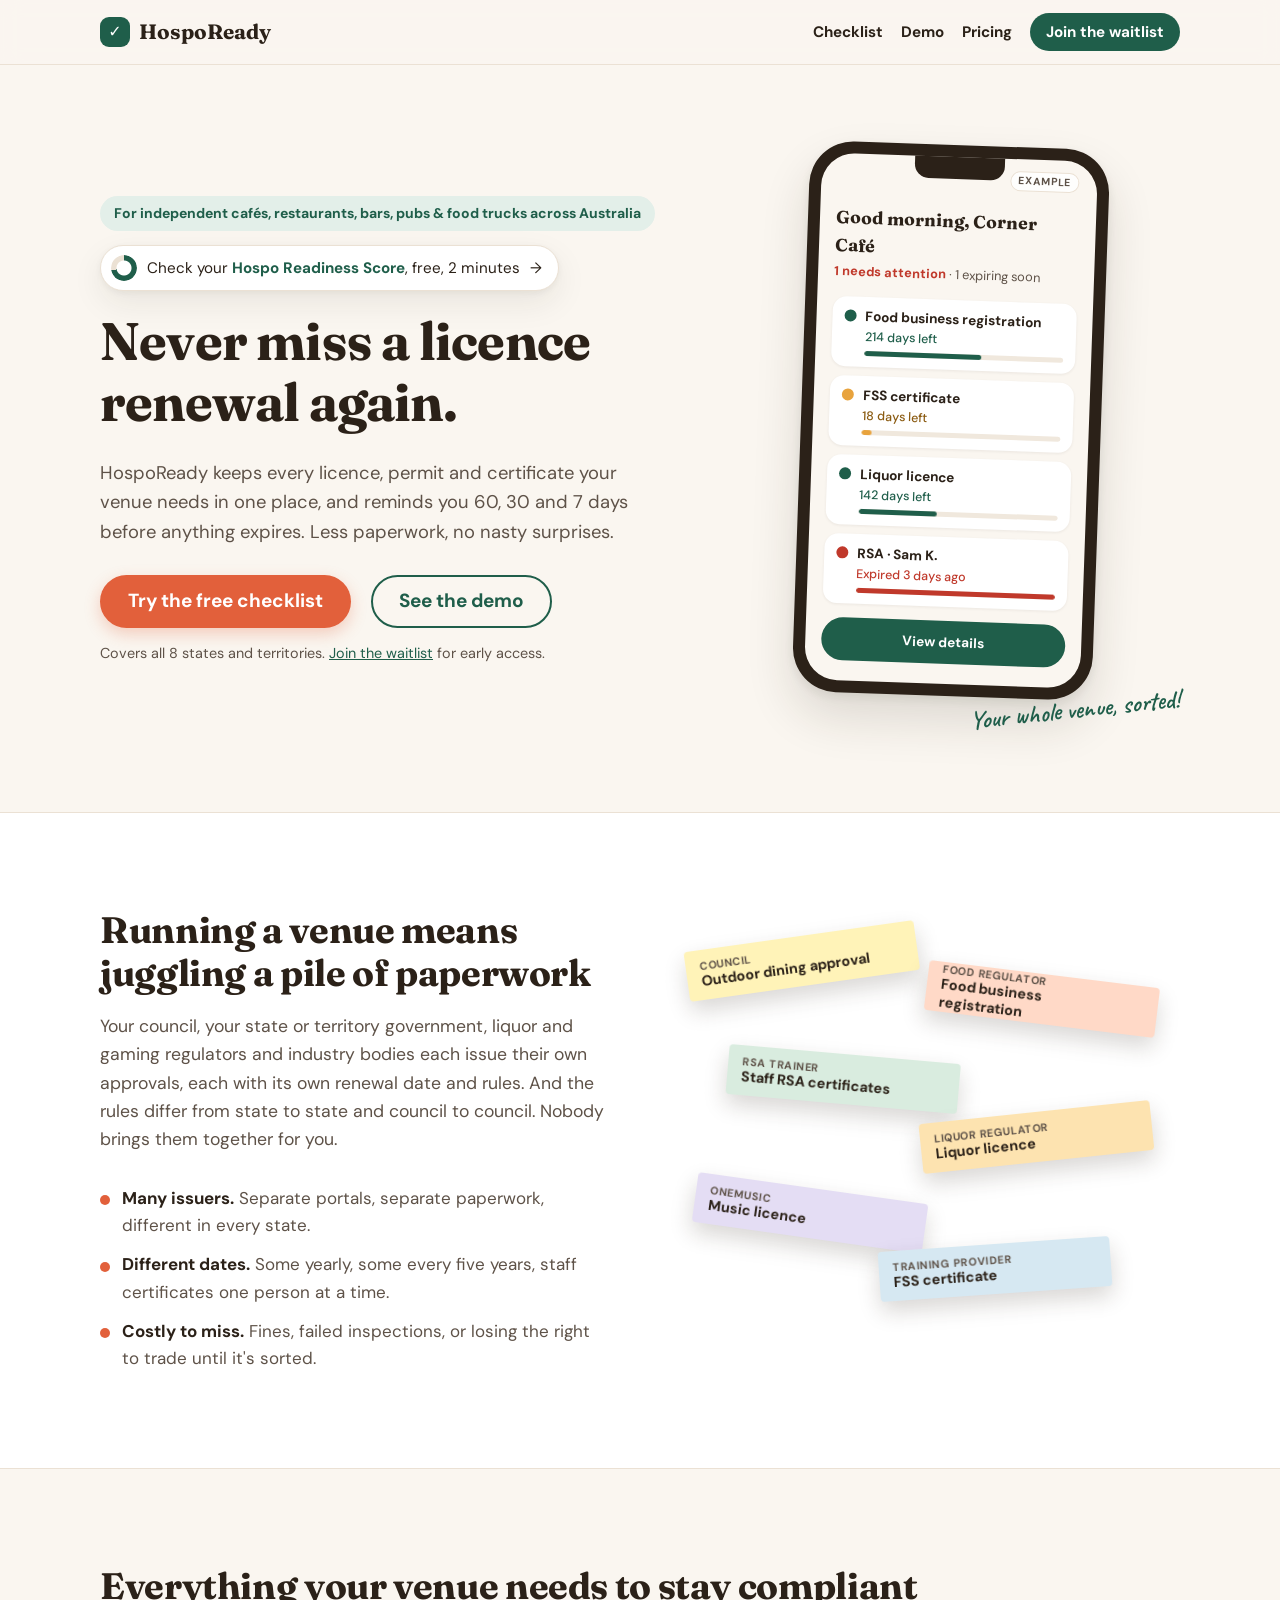
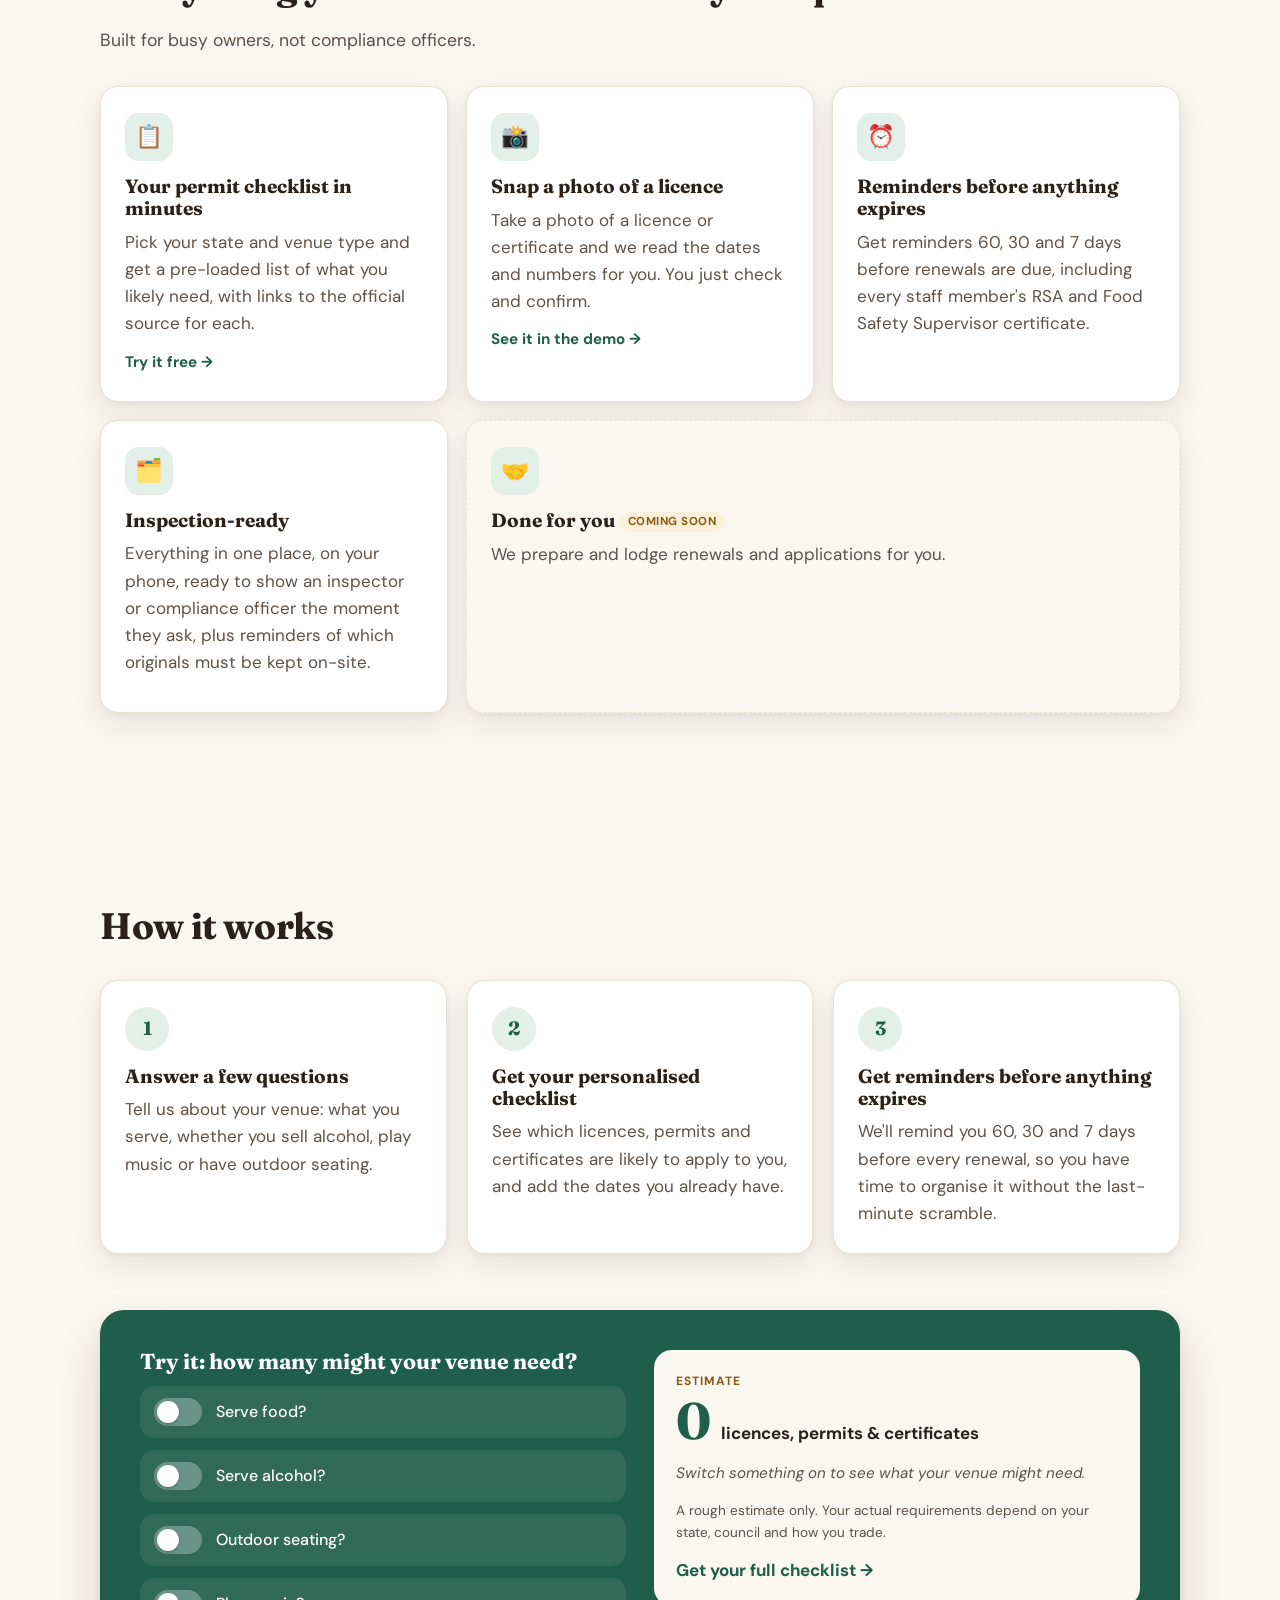
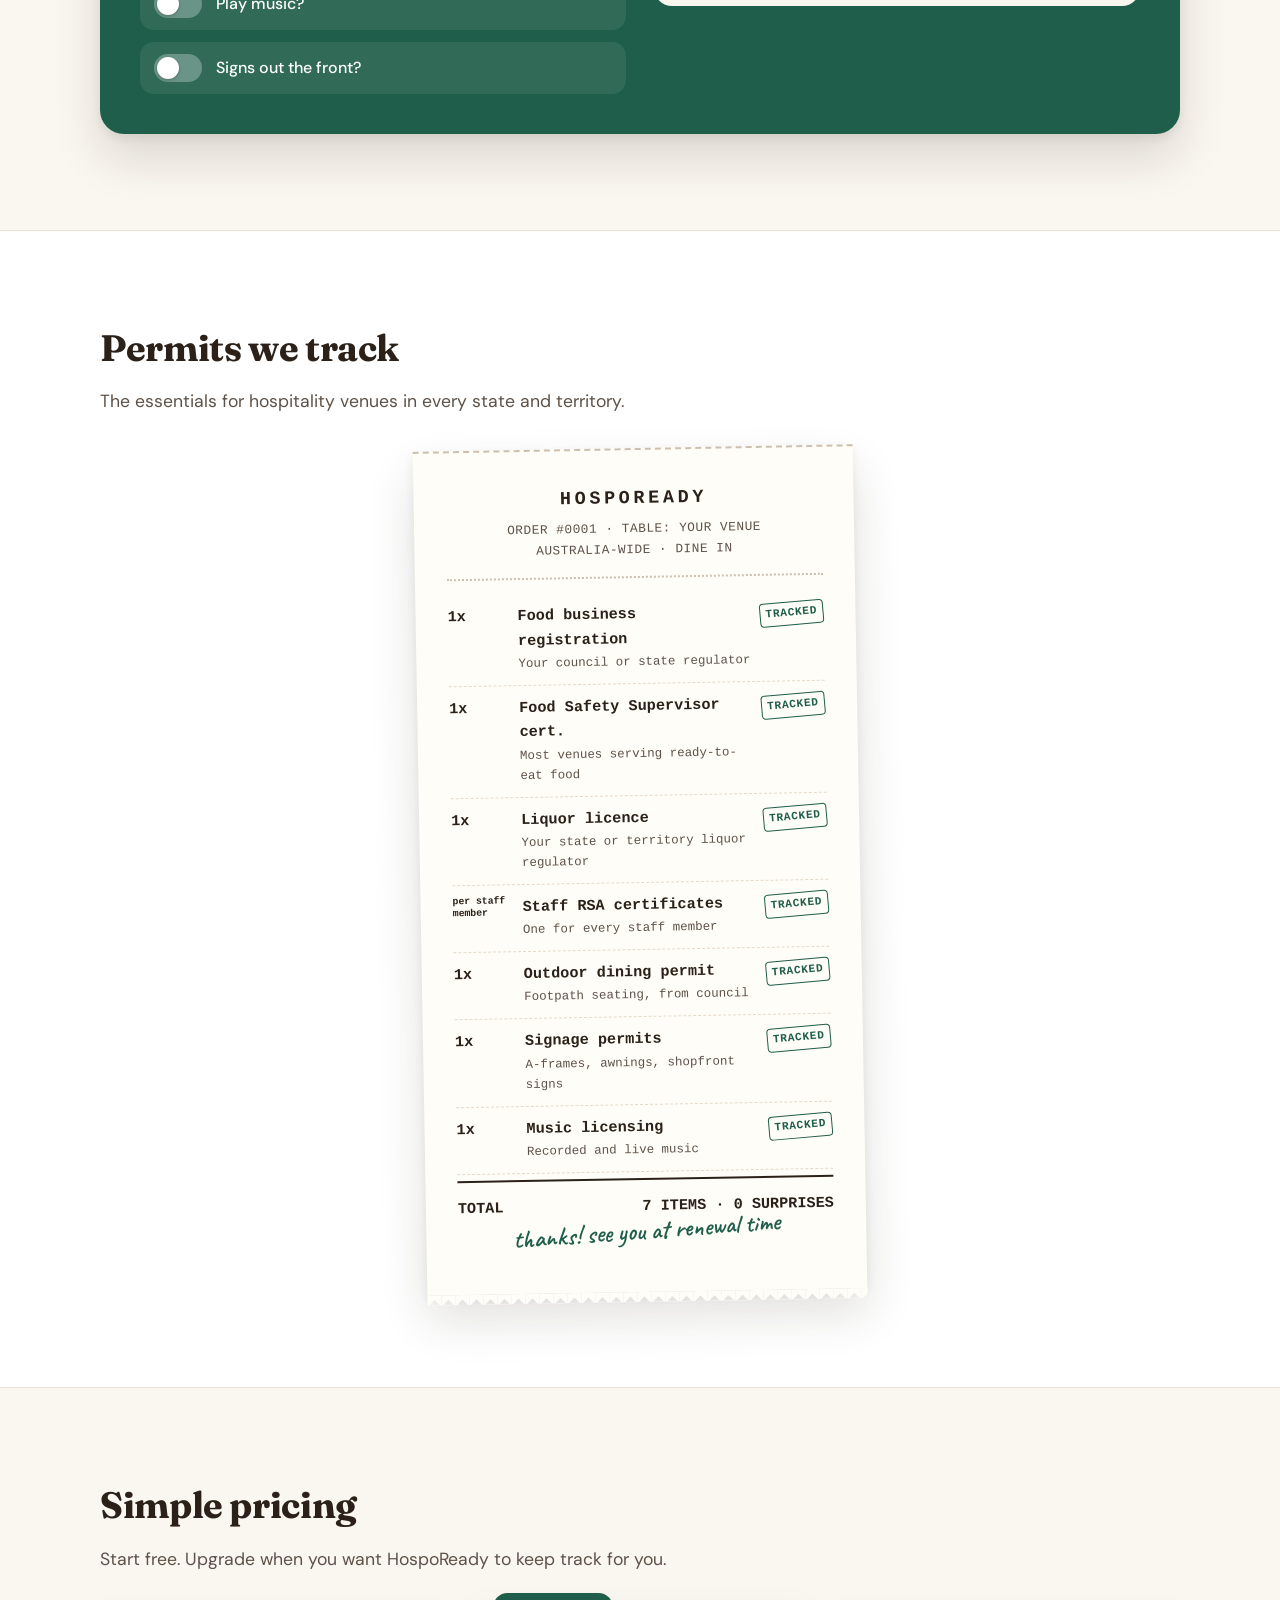
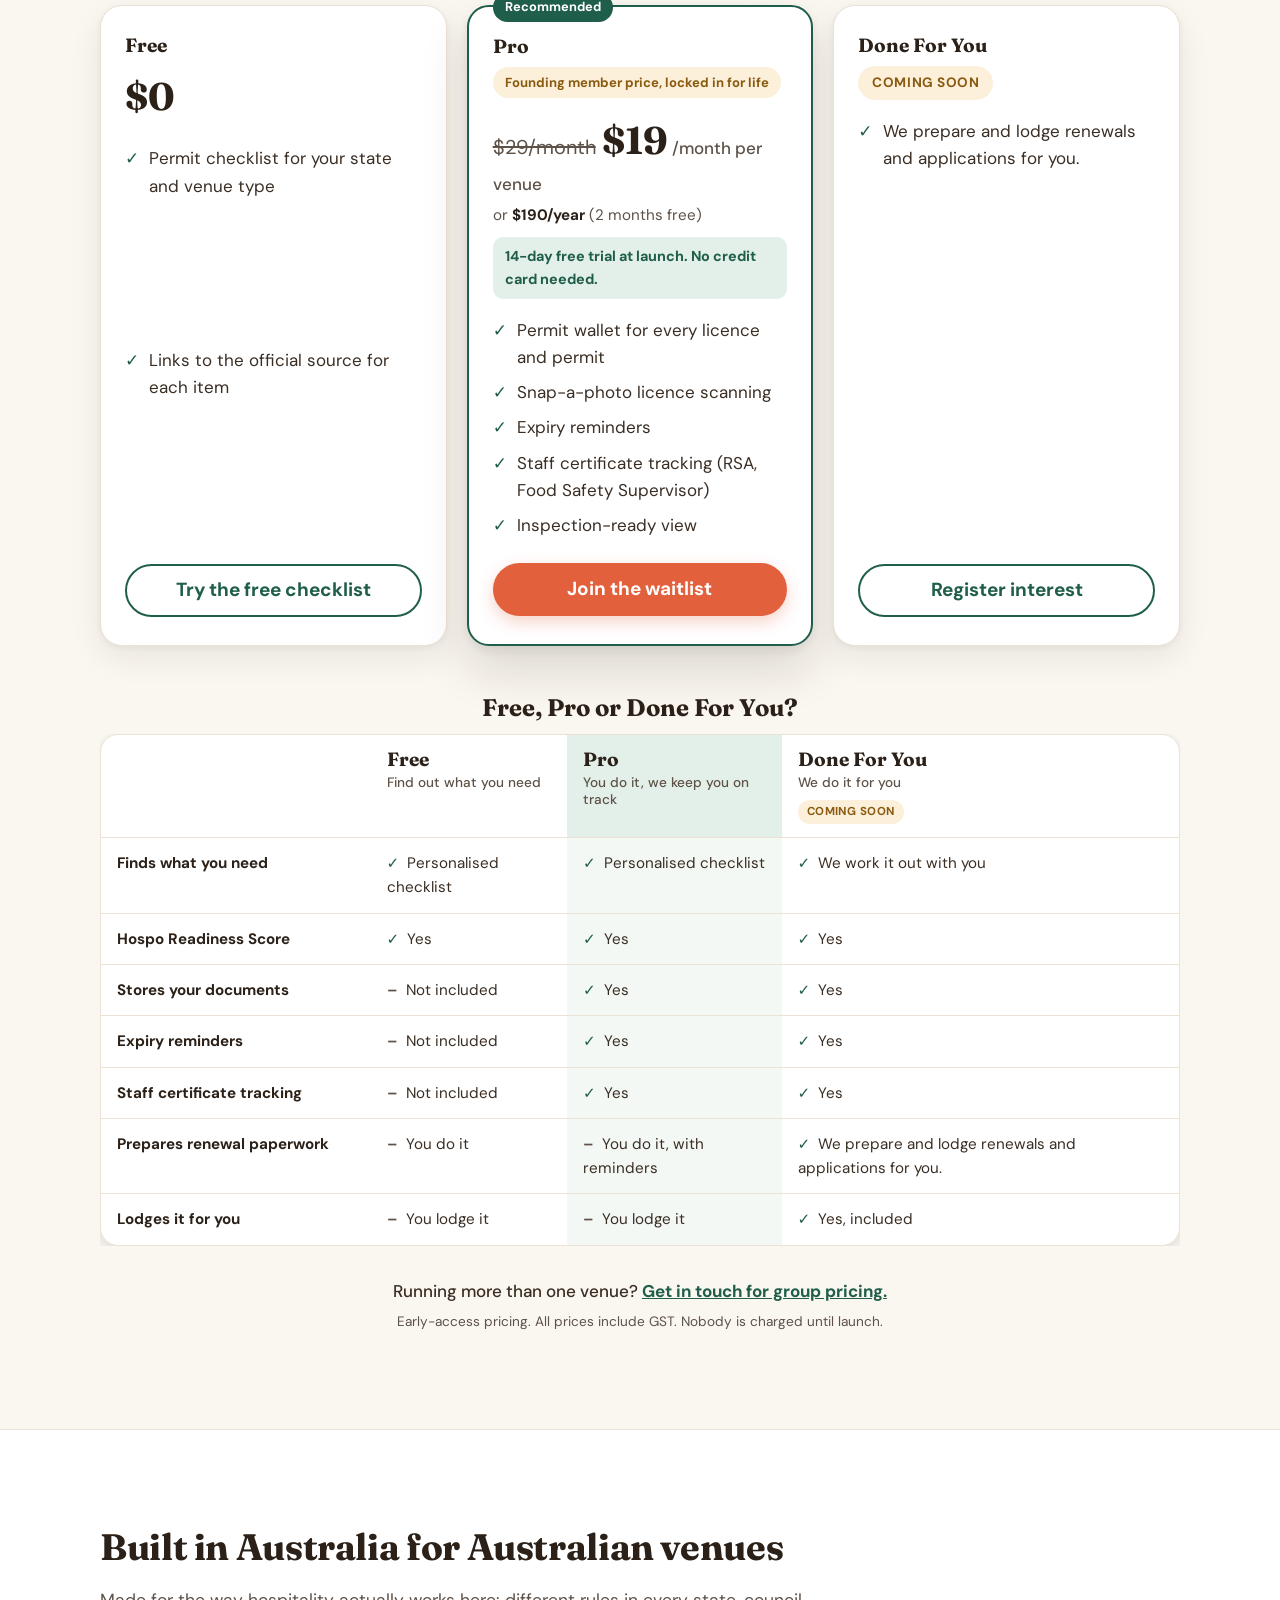
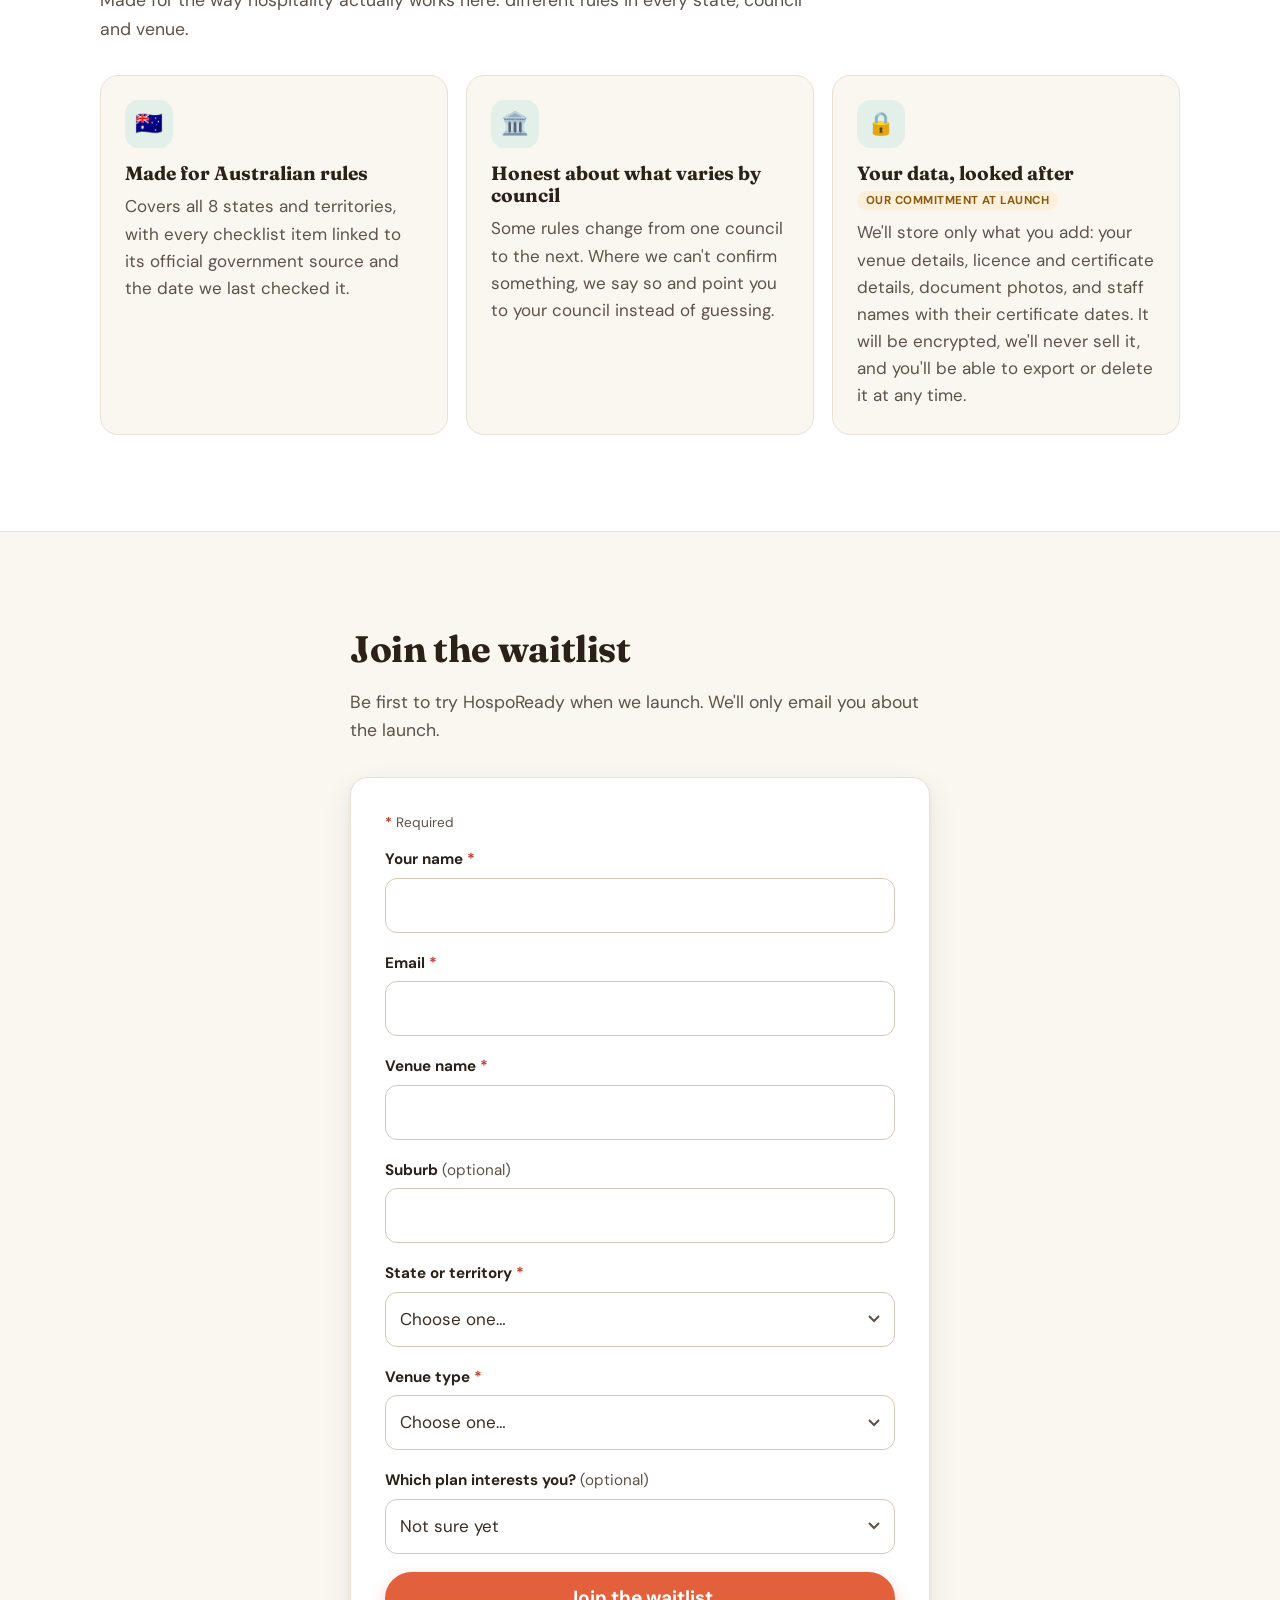
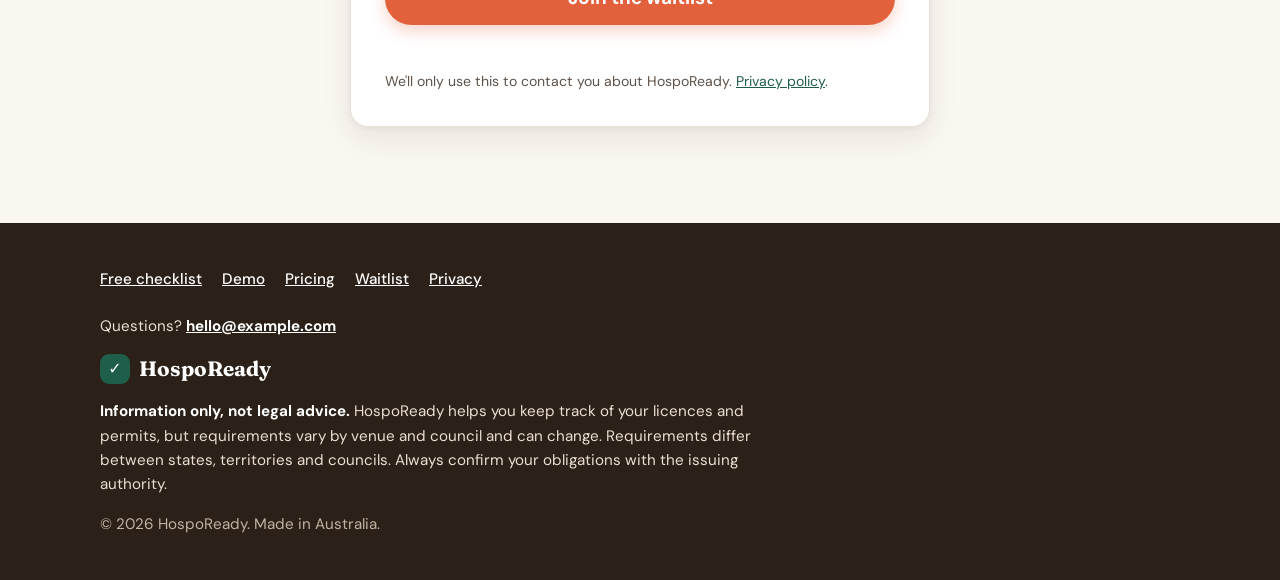
<file: index.html>
<!doctype html>
<html lang="en-AU">
<head>
  <meta charset="utf-8">
  <meta name="viewport" content="width=device-width, initial-scale=1">
  <title>HospoReady – Never miss a licence renewal again</title>
  <meta name="description" content="Track every licence, permit and staff certificate for your café, restaurant, bar, pub or food truck in one place, with reminders before anything expires. All 8 Australian states and territories.">
  <meta property="og:type" content="website">
  <meta property="og:site_name" content="HospoReady">
  <meta property="og:title" content="HospoReady – Never miss a licence renewal again">
  <meta property="og:description" content="Track every licence, permit and staff certificate for your café, restaurant, bar, pub or food truck in one place, with reminders before anything expires. All 8 Australian states and territories.">
  <meta property="og:url" content="https://tjzmendes10-ai.github.io/hospoready/">
  <meta property="og:image" content="https://tjzmendes10-ai.github.io/hospoready/og-image.png">
  <meta property="og:image:width" content="1200">
  <meta property="og:image:height" content="630">
  <meta property="og:image:alt" content="HospoReady – Never miss a licence renewal again">
  <meta property="og:locale" content="en_AU">
  <meta name="twitter:card" content="summary_large_image">
  <meta name="twitter:title" content="HospoReady – Never miss a licence renewal again">
  <meta name="twitter:description" content="Track every licence, permit and staff certificate for your café, restaurant, bar, pub or food truck in one place, with reminders before anything expires. All 8 Australian states and territories.">
  <meta name="twitter:image" content="https://tjzmendes10-ai.github.io/hospoready/og-image.png">
  <link rel="canonical" href="https://tjzmendes10-ai.github.io/hospoready/">
  <link rel="icon" href="data:image/svg+xml,<svg xmlns='http://www.w3.org/2000/svg' viewBox='0 0 100 100'><text y='.9em' font-size='90'>☕</text></svg>">
  <link rel="preconnect" href="https://fonts.googleapis.com">
  <link rel="preconnect" href="https://fonts.gstatic.com" crossorigin>
  <link href="https://fonts.googleapis.com/css2?family=Caveat:wght@600&family=DM+Sans:opsz,wght@9..40,400;9..40,500;9..40,700&family=Fraunces:opsz,wght@9..144,600;9..144,700&display=swap" rel="stylesheet">
  <link rel="stylesheet" href="assets/css/style.css?v=70af9e78">
  <script>document.documentElement.classList.add("js");</script>
</head>
<body>
  <a class="skip-link" href="#main">Skip to content</a>

  <header class="site-header">
    <div class="container header-inner">
      <a href="./" class="logo"><span class="logo-mark" aria-hidden="true">✓</span> <span class="brand-name">HospoReady</span></a>
      <nav class="site-nav" aria-label="Main">
        <a href="checklist/">Checklist</a>
        <a href="demo/">Demo</a>
        <a href="#pricing" class="nav-hide-sm">Pricing</a>
        <a href="#waitlist" class="btn btn-small nav-hide-sm">Join the waitlist</a>
      </nav>
    </div>
  </header>

  <main id="main">
    <!-- 1. Hero -->
    <section class="hero">
      <div class="container hero-inner">
        <div class="hero-copy reveal">
          <p class="eyebrow">For independent cafés, restaurants, bars, pubs &amp; food trucks across Australia</p>
          <a href="checklist/" class="score-promo"><span class="score-promo-ring" aria-hidden="true"></span><span>Check your <strong>Hospo Readiness Score</strong>, free, 2 minutes</span><span aria-hidden="true">→</span></a>
          <h1>Never miss a licence renewal again.</h1>
          <p class="lead">HospoReady keeps every licence, permit and certificate your venue needs in one place, and reminds you 60, 30 and 7 days before anything expires. Less paperwork, no nasty surprises.</p>
          <div class="hero-actions" id="hero-cta">
            <a href="checklist/" class="btn">Try the free checklist</a>
            <a href="demo/" class="btn btn-secondary">See the demo</a>
          </div>
          <p class="fine">Covers all 8 states and territories. <a href="#waitlist">Join the waitlist</a> for early access.</p>
        </div>

        <div class="hero-visual reveal">
          <div class="phone" role="img" aria-label="Example HospoReady dashboard showing four licences: food business registration current with 214 days left, Food Safety Supervisor certificate expiring in 18 days, liquor licence current with 142 days left, and one staff RSA certificate expired.">
            <div class="phone-notch" aria-hidden="true"></div>
            <div class="phone-screen" aria-hidden="true">
              <span class="example-tag">Example</span>
              <p class="phone-hello">Good morning, Corner Café</p>
              <p class="phone-summary"><strong>1 needs attention</strong> · 1 expiring soon</p>
              <ul class="licences">
                <li class="licence ok" style="--fill: 0.59">
                  <span class="dot"></span>
                  <span class="licence-name">Food business registration</span>
                  <span class="licence-days"><span class="countdown" data-to="214">214</span> days left</span>
                  <span class="bar"><span></span></span>
                </li>
                <li class="licence warn" style="--fill: 0.05">
                  <span class="dot"></span>
                  <span class="licence-name">FSS certificate</span>
                  <span class="licence-days"><span class="countdown" data-to="18">18</span> days left</span>
                  <span class="bar"><span></span></span>
                </li>
                <li class="licence ok" style="--fill: 0.39">
                  <span class="dot"></span>
                  <span class="licence-name">Liquor licence</span>
                  <span class="licence-days"><span class="countdown" data-to="142">142</span> days left</span>
                  <span class="bar"><span></span></span>
                </li>
                <li class="licence alert" style="--fill: 0">
                  <span class="dot"></span>
                  <span class="licence-name">RSA · Sam K.</span>
                  <span class="licence-days">Expired 3 days ago</span>
                  <span class="bar"><span></span></span>
                </li>
              </ul>
              <span class="phone-button">View details</span>
            </div>
          </div>
          <p class="scribble scribble-hero" aria-hidden="true">Your whole venue, sorted!</p>
        </div>
      </div>
    </section>

    <!-- 2. The problem -->
    <section class="section problem" id="problem">
      <div class="container problem-inner">
        <div class="problem-copy reveal">
          <h2>Running a venue means juggling a pile of paperwork</h2>
          <p class="section-lead">Your council, your state or territory government, liquor and gaming regulators and industry bodies each issue their own approvals, each with its own renewal date and rules. And the rules differ from state to state and council to council. Nobody brings them together for you.</p>
          <ul class="pain-points">
            <li><strong>Many issuers.</strong> Separate portals, separate paperwork, different in every state.</li>
            <li><strong>Different dates.</strong> Some yearly, some every five years, staff certificates one person at a time.</li>
            <li><strong>Costly to miss.</strong> Fines, failed inspections, or losing the right to trade until it's sorted.</li>
          </ul>
        </div>

        <div class="notes-stage" id="notes-stage">
          <div class="notes-card" aria-hidden="true">
            <span class="logo-mark">✓</span> All in one place
          </div>
          <ul class="notes" aria-label="Who issues what">
            <li class="note" style="--i: 0"><span class="note-text"><span class="note-src">Council</span><span class="note-what">Outdoor dining approval</span></span><span class="dot ok" aria-hidden="true"></span></li>
            <li class="note" style="--i: 1"><span class="note-text"><span class="note-src">Food regulator</span><span class="note-what">Food business registration</span></span><span class="dot ok" aria-hidden="true"></span></li>
            <li class="note" style="--i: 2"><span class="note-text"><span class="note-src">RSA trainer</span><span class="note-what">Staff RSA certificates</span></span><span class="dot alert" aria-hidden="true"></span></li>
            <li class="note" style="--i: 3"><span class="note-text"><span class="note-src">Liquor regulator</span><span class="note-what">Liquor licence</span></span><span class="dot ok" aria-hidden="true"></span></li>
            <li class="note" style="--i: 4"><span class="note-text"><span class="note-src">OneMusic</span><span class="note-what">Music licence</span></span><span class="dot ok" aria-hidden="true"></span></li>
            <li class="note" style="--i: 5"><span class="note-text"><span class="note-src">Training provider</span><span class="note-what">FSS certificate</span></span><span class="dot warn" aria-hidden="true"></span></li>
          </ul>
        </div>
      </div>
    </section>

    <!-- Features -->
    <section class="section features" id="features">
      <div class="container">
        <h2 class="reveal">Everything your venue needs to stay compliant</h2>
        <p class="section-lead reveal">Built for busy owners, not compliance officers.</p>
        <ul class="feature-grid">
          <li class="feature reveal">
            <span class="feature-icon" aria-hidden="true">📋</span>
            <h3>Your permit checklist in minutes</h3>
            <p>Pick your state and venue type and get a pre-loaded list of what you likely need, with links to the official source for each.</p>
            <a href="checklist/" class="link-arrow">Try it free <span aria-hidden="true">→</span></a>
          </li>
          <li class="feature reveal">
            <span class="feature-icon" aria-hidden="true">📸</span>
            <h3>Snap a photo of a licence</h3>
            <p>Take a photo of a licence or certificate and we read the dates and numbers for you. You just check and confirm.</p>
            <a href="demo/" class="link-arrow">See it in the demo <span aria-hidden="true">→</span></a>
          </li>
          <li class="feature reveal">
            <span class="feature-icon" aria-hidden="true">⏰</span>
            <h3>Reminders before anything expires</h3>
            <p>Get reminders 60, 30 and 7 days before renewals are due, including every staff member's RSA and Food Safety Supervisor certificate.</p>
          </li>
          <li class="feature reveal">
            <span class="feature-icon" aria-hidden="true">🗂️</span>
            <h3>Inspection-ready</h3>
            <p>Everything in one place, on your phone, ready to show an inspector or compliance officer the moment they ask, plus reminders of which originals must be kept on-site.</p>
          </li>
          <li class="feature feature-soon reveal">
            <span class="feature-icon" aria-hidden="true">🤝</span>
            <h3>Done for you <span class="soon-tag">Coming soon</span></h3>
            <p>We prepare and lodge renewals and applications for you.</p>
          </li>
        </ul>
      </div>
    </section>

    <!-- 3. How it works -->
    <section class="section how" id="how">
      <div class="container">
        <h2 class="reveal">How it works</h2>
        <ol class="steps">
          <li class="reveal">
            <span class="step-num" aria-hidden="true">1</span>
            <h3>Answer a few questions</h3>
            <p>Tell us about your venue: what you serve, whether you sell alcohol, play music or have outdoor seating.</p>
          </li>
          <li class="reveal">
            <span class="step-num" aria-hidden="true">2</span>
            <h3>Get your personalised checklist</h3>
            <p>See which licences, permits and certificates are likely to apply to you, and add the dates you already have.</p>
          </li>
          <li class="reveal">
            <span class="step-num" aria-hidden="true">3</span>
            <h3>Get reminders before anything expires</h3>
            <p>We'll remind you 60, 30 and 7 days before every renewal, so you have time to organise it without the last-minute scramble.</p>
          </li>
        </ol>

        <!-- Mini interactive teaser -->
        <div class="teaser reveal" id="teaser">
          <div class="teaser-controls">
            <h3>Try it: how many might your venue need?</h3>
            <fieldset>
              <legend class="visually-hidden">About your venue</legend>
              <label class="switch">
                <input type="checkbox" role="switch" data-adds="food fss">
                <span class="switch-track" aria-hidden="true"></span>
                <span>Serve food?</span>
              </label>
              <label class="switch">
                <input type="checkbox" role="switch" data-adds="liquor rsa">
                <span class="switch-track" aria-hidden="true"></span>
                <span>Serve alcohol?</span>
              </label>
              <label class="switch">
                <input type="checkbox" role="switch" data-adds="outdoor">
                <span class="switch-track" aria-hidden="true"></span>
                <span>Outdoor seating?</span>
              </label>
              <label class="switch">
                <input type="checkbox" role="switch" data-adds="music">
                <span class="switch-track" aria-hidden="true"></span>
                <span>Play music?</span>
              </label>
              <label class="switch">
                <input type="checkbox" role="switch" data-adds="signage">
                <span class="switch-track" aria-hidden="true"></span>
                <span>Signs out the front?</span>
              </label>
            </fieldset>
          </div>
          <div class="teaser-result">
            <p class="teaser-count" aria-live="polite"><span class="estimate-badge">Estimate</span> <span class="count" id="teaser-count">0</span> <span id="teaser-count-label">licences, permits &amp; certificates</span></p>
            <ul class="teaser-list" id="teaser-list">
              <li class="teaser-empty" id="teaser-empty">Switch something on to see what your venue might need.</li>
              <li data-key="food" hidden>Food business registration</li>
              <li data-key="fss" hidden>Food Safety Supervisor certificate</li>
              <li data-key="liquor" hidden>Liquor licence</li>
              <li data-key="rsa" hidden>RSA certificates for serving staff</li>
              <li data-key="outdoor" hidden>Outdoor dining approval</li>
              <li data-key="music" hidden>Music licence</li>
              <li data-key="signage" hidden>Signage approval</li>
            </ul>
            <p class="teaser-note">A rough estimate only. Your actual requirements depend on your state, council and how you trade.</p>
            <a href="checklist/" class="link-arrow teaser-link">Get your full checklist <span aria-hidden="true">→</span></a>
          </div>
        </div>
      </div>
    </section>

    <!-- 4. What we'll track (order docket) -->
    <section class="section permits" id="permits">
      <div class="container">
        <h2 class="reveal">Permits we track</h2>
        <p class="section-lead reveal">The essentials for hospitality venues in every state and territory.</p>

        <div class="docket" id="docket">
          <div class="docket-head">
            <p class="docket-title">HOSPOREADY</p>
            <p>ORDER #0001 · TABLE: YOUR VENUE</p>
            <p>AUSTRALIA-WIDE · DINE IN</p>
          </div>
          <ul class="docket-items">
            <li style="--i: 0"><span class="qty">1x</span><span class="item">Food business registration<small>Your council or state regulator</small></span><span class="status">TRACKED</span></li>
            <li style="--i: 1"><span class="qty">1x</span><span class="item">Food Safety Supervisor cert.<small>Most venues serving ready-to-eat food</small></span><span class="status">TRACKED</span></li>
            <li style="--i: 2"><span class="qty">1x</span><span class="item">Liquor licence<small>Your state or territory liquor regulator</small></span><span class="status">TRACKED</span></li>
            <li style="--i: 3"><span class="qty qty-long">per staff member</span><span class="item">Staff RSA certificates<small>One for every staff member</small></span><span class="status">TRACKED</span></li>
            <li style="--i: 4"><span class="qty">1x</span><span class="item">Outdoor dining permit<small>Footpath seating, from council</small></span><span class="status">TRACKED</span></li>
            <li style="--i: 5"><span class="qty">1x</span><span class="item">Signage permits<small>A-frames, awnings, shopfront signs</small></span><span class="status">TRACKED</span></li>
            <li style="--i: 6"><span class="qty">1x</span><span class="item">Music licensing<small>Recorded and live music</small></span><span class="status">TRACKED</span></li>
          </ul>
          <div class="docket-total">
            <span>TOTAL</span><span>7 ITEMS · 0 SURPRISES</span>
          </div>
          <p class="scribble scribble-docket" aria-hidden="true">thanks! see you at renewal time</p>
        </div>
      </div>
    </section>

    <!-- Pricing -->
    <section class="section pricing" id="pricing">
      <div class="container">
        <h2 class="reveal">Simple pricing</h2>
        <p class="section-lead reveal">Start free. Upgrade when you want HospoReady to keep track for you.</p>
        <ul class="price-grid">
          <li class="price-card reveal">
            <h3>Free</h3>
            <p class="price"><span class="amount">$0</span></p>
            <ul class="price-features">
              <li>Permit checklist for your state and venue type</li>
              <li>Links to the official source for each item</li>
            </ul>
            <a href="checklist/" class="btn btn-secondary btn-full">Try the free checklist</a>
          </li>
          <li class="price-card price-card-featured reveal">
            <p class="price-badge">Recommended</p>
            <h3>Pro</h3>
            <p class="founding-badge">Founding member price, locked in for life</p>
            <p class="price">
              <span class="visually-hidden">Was </span><del class="was">$29/month</del><span class="visually-hidden">, now </span><span class="amount">$19</span><span class="per">/month per venue</span>
            </p>
            <p class="price-alt">or <strong>$190/year</strong> (2 months free)</p>
            <p class="trial-note">14-day free trial at launch. No credit card needed.</p>
            <ul class="price-features">
              <li>Permit wallet for every licence and permit</li>
              <li>Snap-a-photo licence scanning</li>
              <li>Expiry reminders</li>
              <li>Staff certificate tracking (RSA, Food Safety Supervisor)</li>
              <li>Inspection-ready view</li>
            </ul>
            <a href="#waitlist" class="btn btn-full" data-plan="Pro">Join the waitlist</a>
          </li>
          <li class="price-card reveal">
            <h3>Done For You</h3>
            <p class="price"><span class="soon-tag soon-tag-lg">Coming soon</span></p>
            <ul class="price-features">
              <li>We prepare and lodge renewals and applications for you.</li>
            </ul>
            <a href="#waitlist" class="btn btn-secondary btn-full" data-plan="Done For You">Register interest</a>
          </li>
        </ul>
        <div class="compare reveal">
          <h3 class="compare-title">Free, Pro or Done For You?</h3>
          <p class="compare-hint" aria-hidden="true">Swipe sideways to compare →</p>
          <div class="table-wrap" role="region" aria-label="Plan comparison table, scrolls sideways on small screens" tabindex="0">
            <table class="compare-table">
              <caption class="visually-hidden">Comparison of the Free, Pro and Done For You plans</caption>
              <thead>
                <tr>
                  <th scope="col"><span class="visually-hidden">Feature</span></th>
                  <th scope="col"><span class="compare-plan">Free</span><span class="compare-sub">Find out what you need</span></th>
                  <th scope="col"><span class="compare-plan">Pro</span><span class="compare-sub">You do it, we keep you on track</span></th>
                  <th scope="col"><span class="compare-plan">Done For You</span><span class="compare-sub">We do it for you</span><span class="soon-tag compare-soon">Coming soon</span></th>
                </tr>
              </thead>
              <tbody>
                <tr><th scope="row">Finds what you need</th><td><span class="yes" aria-hidden="true">✓</span> Personalised checklist</td><td><span class="yes" aria-hidden="true">✓</span> Personalised checklist</td><td><span class="yes" aria-hidden="true">✓</span> We work it out with you</td></tr>
                <tr><th scope="row">Hospo Readiness Score</th><td><span class="yes" aria-hidden="true">✓</span> Yes</td><td><span class="yes" aria-hidden="true">✓</span> Yes</td><td><span class="yes" aria-hidden="true">✓</span> Yes</td></tr>
                <tr><th scope="row">Stores your documents</th><td><span class="no" aria-hidden="true">–</span> Not included</td><td><span class="yes" aria-hidden="true">✓</span> Yes</td><td><span class="yes" aria-hidden="true">✓</span> Yes</td></tr>
                <tr><th scope="row">Expiry reminders</th><td><span class="no" aria-hidden="true">–</span> Not included</td><td><span class="yes" aria-hidden="true">✓</span> Yes</td><td><span class="yes" aria-hidden="true">✓</span> Yes</td></tr>
                <tr><th scope="row">Staff certificate tracking</th><td><span class="no" aria-hidden="true">–</span> Not included</td><td><span class="yes" aria-hidden="true">✓</span> Yes</td><td><span class="yes" aria-hidden="true">✓</span> Yes</td></tr>
                <tr><th scope="row">Prepares renewal paperwork</th><td><span class="no" aria-hidden="true">–</span> You do it</td><td><span class="no" aria-hidden="true">–</span> You do it, with reminders</td><td><span class="yes" aria-hidden="true">✓</span> We prepare and lodge renewals and applications for you.</td></tr>
                <tr><th scope="row">Lodges it for you</th><td><span class="no" aria-hidden="true">–</span> You lodge it</td><td><span class="no" aria-hidden="true">–</span> You lodge it</td><td><span class="yes" aria-hidden="true">✓</span> Yes, included</td></tr>
              </tbody>
            </table>
          </div>
        </div>

          <p class="group-pricing reveal">Running more than one venue? <a data-contact-email data-email-subject="HospoReady group pricing" data-keep-text>Get in touch for group pricing.</a></p>
        <p class="price-smallprint">Early-access pricing. All prices include GST. Nobody is charged until launch.</p>
      </div>
    </section>

    <!-- Trust -->
    <section class="section trust" id="trust">
      <div class="container">
        <h2 class="reveal">Built in Australia for Australian venues</h2>
        <p class="section-lead reveal">Made for the way hospitality actually works here: different rules in every state, council and venue.</p>
        <ul class="trust-grid">
          <li class="trust-card reveal">
            <span class="feature-icon" aria-hidden="true">🇦🇺</span>
            <h3>Made for Australian rules</h3>
            <p>Covers all 8 states and territories, with every checklist item linked to its official government source and the date we last checked it.</p>
          </li>
          <li class="trust-card reveal">
            <span class="feature-icon" aria-hidden="true">🏛️</span>
            <h3>Honest about what varies by council</h3>
            <p>Some rules change from one council to the next. Where we can't confirm something, we say so and point you to your council instead of guessing.</p>
          </li>
          <li class="trust-card reveal">
            <span class="feature-icon" aria-hidden="true">🔒</span>
            <h3>Your data, looked after <span class="early-tag">Our commitment at launch</span></h3>
            <p>We'll store only what you add: your venue details, licence and certificate details, document photos, and staff names with their certificate dates. It will be encrypted, we'll never sell it, and you'll be able to export or delete it at any time.</p>
          </li>
        </ul>

        <!--
          TESTIMONIALS: hidden until you have real ones. Never add made-up quotes.
          To show this block, remove the "hidden" attribute and add <figure class="testimonial"> items, e.g.
          <figure class="testimonial"><blockquote>Quote</blockquote><figcaption>Name, Venue, Suburb</figcaption></figure>
        -->
        <div class="testimonials" id="testimonials" hidden>
          <h3>What venue owners say</h3>
        </div>
      </div>
    </section>

    <!-- 5. Waitlist -->
    <section class="section waitlist" id="waitlist">
      <div class="container narrow">
        <h2 class="reveal">Join the waitlist</h2>
        <p class="section-lead reveal">Be first to try HospoReady when we launch. We'll only email you about the launch.</p>

        <!--
          ===================== FORMSPREE PLACEHOLDER =====================
          Replace YOUR_FORM_ID below with your own Formspree form ID
          (e.g. https://formspree.io/f/abcdwxyz -> "abcdwxyz").
          ================================================================
        -->
        <form id="waitlist-form" class="form reveal" action="https://formspree.io/f/YOUR_FORM_ID" method="POST" novalidate>
          <p class="req-note"><span class="req" aria-hidden="true">*</span> Required</p>
          <div class="field">
            <label for="name">Your name <span class="req" aria-hidden="true">*</span></label>
            <input id="name" name="name" type="text" autocomplete="name" required>
          </div>
          <div class="field">
            <label for="email">Email <span class="req" aria-hidden="true">*</span></label>
            <input id="email" name="email" type="email" autocomplete="email" required>
          </div>
          <div class="field">
            <label for="venue">Venue name <span class="req" aria-hidden="true">*</span></label>
            <input id="venue" name="venue_name" type="text" autocomplete="organization" required>
          </div>
          <div class="field">
            <label for="suburb">Suburb <span class="optional">(optional)</span></label>
            <input id="suburb" name="suburb" type="text" autocomplete="address-level2">
          </div>
          <div class="field">
            <label for="state">State or territory <span class="req" aria-hidden="true">*</span></label>
            <select id="state" name="state" required>
              <option value="" disabled selected>Choose one…</option>
              <option value="NSW">New South Wales</option>
              <option value="VIC">Victoria</option>
              <option value="QLD">Queensland</option>
              <option value="WA">Western Australia</option>
              <option value="SA">South Australia</option>
              <option value="TAS">Tasmania</option>
              <option value="ACT">Australian Capital Territory</option>
              <option value="NT">Northern Territory</option>
            </select>
          </div>
          <div class="field">
            <label for="venue-type">Venue type <span class="req" aria-hidden="true">*</span></label>
            <select id="venue-type" name="venue_type" required>
              <option value="" disabled selected>Choose one…</option>
              <option>Café</option>
              <option>Restaurant</option>
              <option>Bar</option>
              <option>Pub</option>
              <option>Food truck</option>
              <option>Other</option>
            </select>
          </div>
          <div class="field">
            <label for="plan">Which plan interests you? <span class="optional">(optional)</span></label>
            <select id="plan" name="plan">
              <option>Free</option>
              <option>Pro</option>
              <option>Done For You</option>
              <option selected>Not sure yet</option>
            </select>
          </div>
          <!-- Honeypot field to reduce spam (Formspree ignores submissions where this is filled) -->
          <input type="text" name="_gotcha" class="hp" tabindex="-1" autocomplete="off" aria-hidden="true">
          <input type="hidden" name="_subject" value="New HospoReady waitlist signup">
          <button type="submit" class="btn btn-full">Join the waitlist</button>
          <p class="form-status" role="status" aria-live="polite"></p>
          <p class="form-note">We'll only use this to contact you about HospoReady. <a href="privacy/">Privacy policy</a>.</p>
        </form>
      </div>
    </section>
  </main>

  <!-- Sticky mobile call to action -->
  <div class="sticky-cta" id="sticky-cta">
    <a href="#waitlist" class="btn btn-full">Join the waitlist</a>
  </div>

  <!-- 6. Footer -->
  <footer class="site-footer">
    <div class="container">
      <nav class="footer-nav" aria-label="Footer">
        <a href="checklist/">Free checklist</a>
        <a href="demo/">Demo</a>
        <a href="#pricing">Pricing</a>
        <a href="#waitlist">Waitlist</a>
        <a href="privacy/">Privacy</a>
      </nav>
      <p class="footer-contact">Questions? <a data-contact-email>email us</a></p>
      <p class="logo footer-logo"><span class="logo-mark" aria-hidden="true">✓</span> <span class="brand-name">HospoReady</span></p>
      <p class="disclaimer"><strong>Information only, not legal advice.</strong> HospoReady helps you keep track of your licences and permits, but requirements vary by venue and council and can change. Requirements differ between states, territories and councils. Always confirm your obligations with the issuing authority.</p>
      <p class="copyright">© <span id="year">2026</span> HospoReady. Made in Australia.</p>
    </div>
  </footer>

  <script src="assets/js/site-config.js?v=527af2df"></script>
  <script src="assets/js/main.js?v=91a562ac"></script>
</body>
</html>
</file>
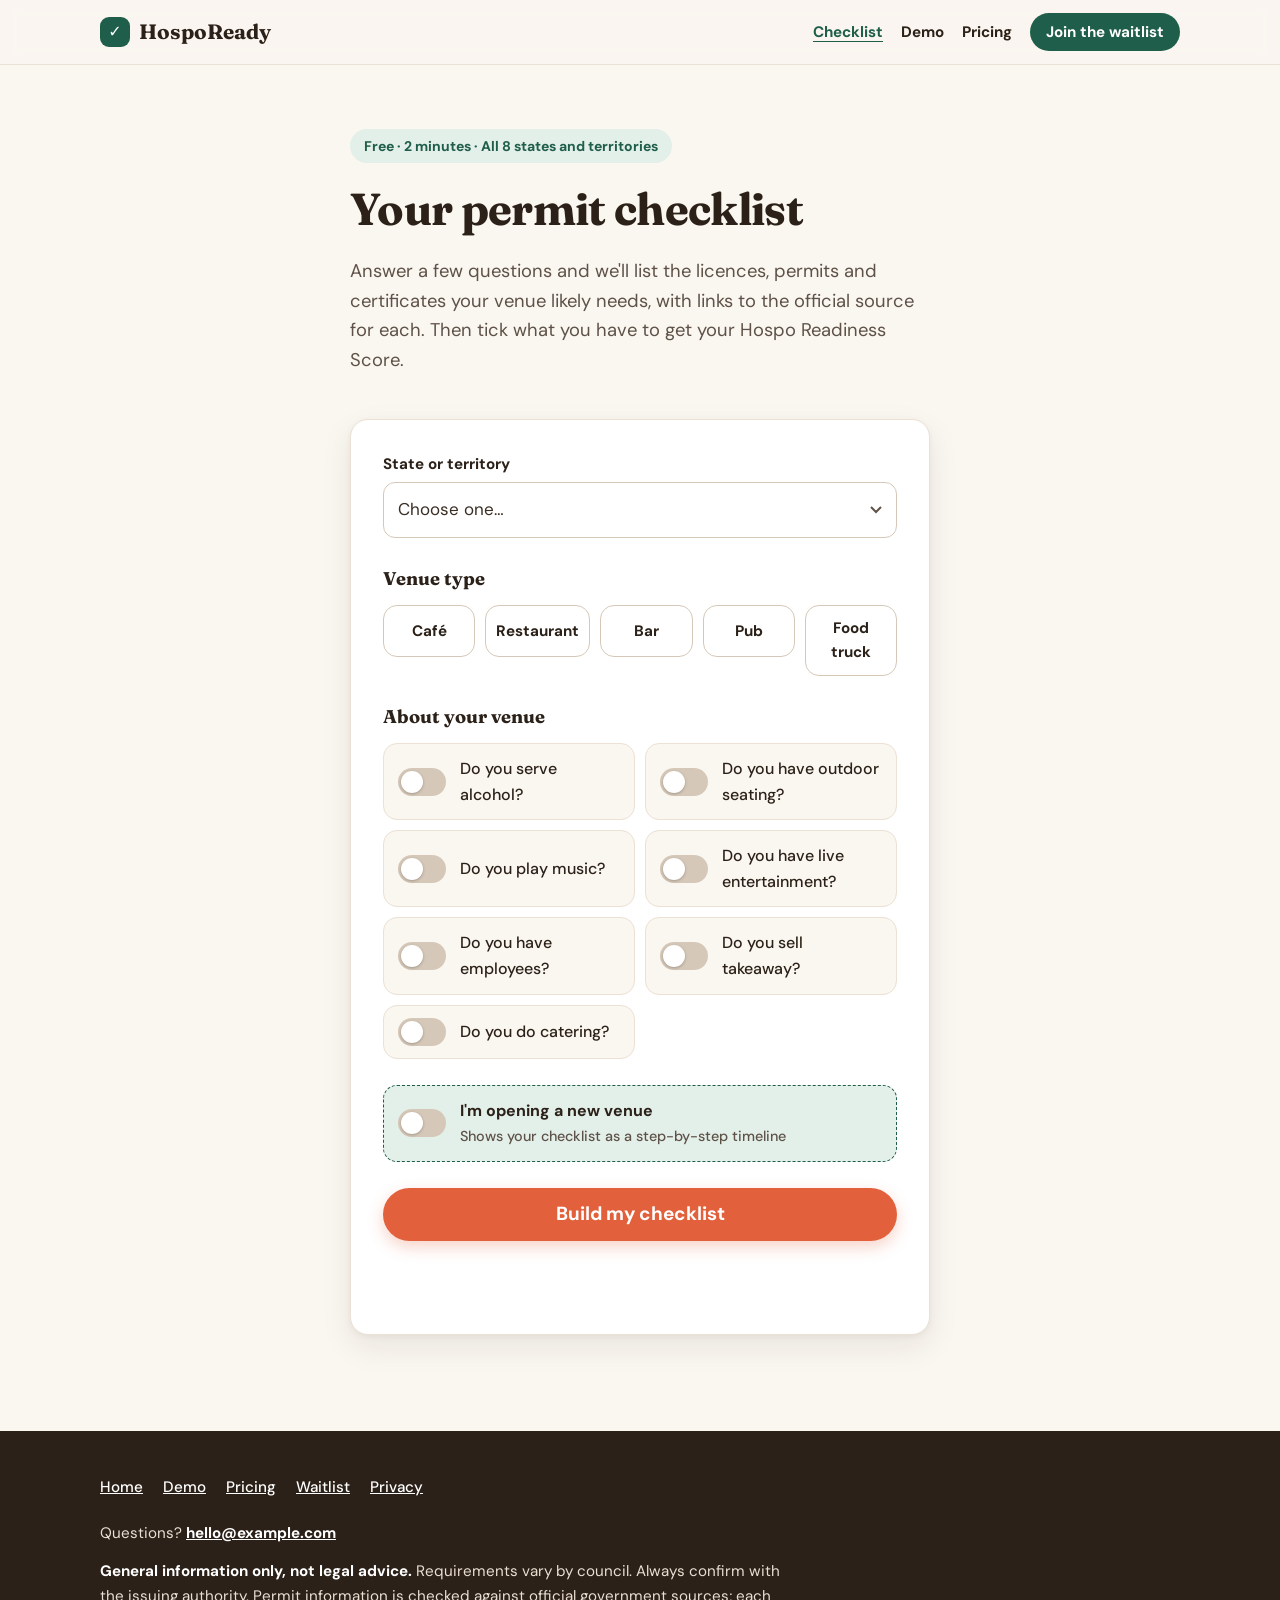
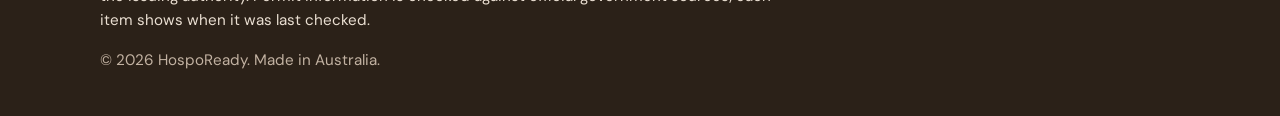
<file: checklist/index.html>
<!doctype html>
<html lang="en-AU">
<head>
  <meta charset="utf-8">
  <meta name="viewport" content="width=device-width, initial-scale=1">
  <title>Free permit checklist & Hospo Readiness Score – HospoReady</title>
  <meta name="description" content="Pick your state and venue type to get a free checklist of the licences, permits and certificates your venue likely needs, then check your Hospo Readiness Score. Takes 2 minutes.">
  <meta property="og:type" content="website">
  <meta property="og:site_name" content="HospoReady">
  <meta property="og:title" content="Free permit checklist & Hospo Readiness Score – HospoReady">
  <meta property="og:description" content="Pick your state and venue type to get a free checklist of the licences, permits and certificates your venue likely needs, then check your Hospo Readiness Score. Takes 2 minutes.">
  <meta property="og:url" content="https://tjzmendes10-ai.github.io/hospoready/checklist/">
  <meta property="og:image" content="https://tjzmendes10-ai.github.io/hospoready/og-image.png">
  <meta property="og:image:width" content="1200">
  <meta property="og:image:height" content="630">
  <meta property="og:image:alt" content="HospoReady – Never miss a licence renewal again">
  <meta property="og:locale" content="en_AU">
  <meta name="twitter:card" content="summary_large_image">
  <meta name="twitter:title" content="Free permit checklist & Hospo Readiness Score – HospoReady">
  <meta name="twitter:description" content="Pick your state and venue type to get a free checklist of the licences, permits and certificates your venue likely needs, then check your Hospo Readiness Score. Takes 2 minutes.">
  <meta name="twitter:image" content="https://tjzmendes10-ai.github.io/hospoready/og-image.png">
  <link rel="canonical" href="https://tjzmendes10-ai.github.io/hospoready/checklist/">
  <link rel="icon" href="data:image/svg+xml,<svg xmlns='http://www.w3.org/2000/svg' viewBox='0 0 100 100'><text y='.9em' font-size='90'>☕</text></svg>">
  <link rel="preconnect" href="https://fonts.googleapis.com">
  <link rel="preconnect" href="https://fonts.gstatic.com" crossorigin>
  <link href="https://fonts.googleapis.com/css2?family=Caveat:wght@600&family=DM+Sans:opsz,wght@9..40,400;9..40,500;9..40,700&family=Fraunces:opsz,wght@9..144,600;9..144,700&display=swap" rel="stylesheet">
  <link rel="stylesheet" href="../assets/css/style.css?v=70af9e78">
  <script>document.documentElement.classList.add("js");</script>
</head>
<body>
  <a class="skip-link" href="#main">Skip to content</a>

  <header class="site-header">
    <div class="container header-inner">
      <a href="../" class="logo"><span class="logo-mark" aria-hidden="true">✓</span> <span class="brand-name">HospoReady</span></a>
      <nav class="site-nav" aria-label="Main">
        <a href="./" aria-current="page">Checklist</a>
        <a href="../demo/">Demo</a>
        <a href="../#pricing" class="nav-hide-sm">Pricing</a>
        <a href="../#waitlist" class="btn btn-small nav-hide-sm">Join the waitlist</a>
      </nav>
    </div>
  </header>

  <main id="main">
    <section class="page-hero">
      <div class="container narrow">
        <p class="eyebrow">Free · 2 minutes · All 8 states and territories</p>
        <h1>Your permit checklist</h1>
        <p class="lead">Answer a few questions and we'll list the licences, permits and certificates your venue likely needs, with links to the official source for each. Then tick what you have to get your Hospo Readiness Score.</p>
      </div>
    </section>

    <section class="section checklist-section" style="padding-top: 20px;">
      <div class="container narrow">
        <div class="checklist-form-wrap panel">
          <form id="checklist-form" class="checklist-form" novalidate>
            <div class="field" style="margin: 0;">
              <label for="cl-state">State or territory</label>
              <select id="cl-state" name="state" required>
                <option value="" disabled selected>Choose one…</option>
              </select>
            </div>

            <fieldset>
              <legend>Venue type</legend>
              <div class="choice-grid" id="venue-choices"></div>
            </fieldset>

            <fieldset>
              <legend>About your venue</legend>
              <div class="toggle-grid" id="question-toggles"></div>
            </fieldset>

            <label class="switch switch-light switch-feature">
              <input type="checkbox" role="switch" id="cl-new" name="new">
              <span class="switch-track" aria-hidden="true"></span>
              <span><strong>I'm opening a new venue</strong><br><span class="fine">Shows your checklist as a step-by-step timeline</span></span>
            </label>

            <button type="submit" class="btn btn-full">Build my checklist</button>
            <p class="form-status" id="cl-error" role="alert"></p>
          </form>
        </div>

        <div class="results" id="results" hidden tabindex="-1">
          <div class="results-head">
            <h2 id="results-title">Your checklist</h2>
            <p class="results-summary" id="results-summary"></p>
          </div>
          <p class="disclaimer-box"><strong>General information only, not legal advice.</strong> Requirements vary by council. Always confirm with the issuing authority.</p>
          <section class="readiness panel" id="readiness" aria-labelledby="readiness-title">
            <div class="readiness-top">
              <div class="score-ring" aria-hidden="true">
                <svg viewBox="0 0 120 120" width="120" height="120">
                  <circle class="ring-bg" cx="60" cy="60" r="52"></circle>
                  <circle class="ring-fg" id="ring-fg" cx="60" cy="60" r="52"></circle>
                </svg>
                <span class="score-num" id="score-num">0</span>
              </div>
              <div>
                <h2 id="readiness-title">Hospo Readiness Score</h2>
                <p class="score-text" id="score-text" aria-live="polite"></p>
                <p class="fine">Tick each item below that you already have and know is current.</p>
              </div>
            </div>
            <div class="gaps" id="gaps">
              <h3>Gaps to fix</h3>
              <ul id="gaps-list"></ul>
            </div>
            <div class="results-actions no-print">
              <button type="button" class="btn btn-secondary" id="share-btn">Share my score</button>
              <a href="../?plan=Pro#waitlist" class="btn">Fix these with HospoReady</a>
            </div>
            <p class="status-msg" id="share-status" role="status" aria-live="polite"></p>
          </section>
          <div id="results-groups"></div>
          <p class="fine" id="council-help"></p>
          <div class="results-actions no-print">
            <button type="button" class="btn btn-secondary" id="print-btn">Print / save as PDF</button>
            <a href="../?plan=Pro#waitlist" class="btn" id="track-btn">Track these with HospoReady</a>
          </div>
          <p class="fine no-print" style="margin-top: 14px;">Want to try tracking them now? <a href="../demo/?import=checklist">Import this list into the demo wallet</a>.</p>
        </div>
      </div>
    </section>
  </main>

  <footer class="site-footer">
    <div class="container">
      <nav class="footer-nav" aria-label="Footer">
        <a href="../">Home</a>
        <a href="../demo/">Demo</a>
        <a href="../#pricing">Pricing</a>
        <a href="../#waitlist">Waitlist</a>
        <a href="../privacy/">Privacy</a>
      </nav>
      <p class="footer-contact">Questions? <a data-contact-email>email us</a></p>
      <p class="disclaimer"><strong>General information only, not legal advice.</strong> Requirements vary by council. Always confirm with the issuing authority. Permit information is checked against official government sources; each item shows when it was last checked.</p>
      <p class="copyright">© <span id="year">2026</span> HospoReady. Made in Australia.</p>
    </div>
  </footer>

  <script src="../assets/js/site-config.js?v=527af2df"></script>
  <script src="../assets/js/checklist.js?v=a78e0ca6"></script>
</body>
</html>
</file>
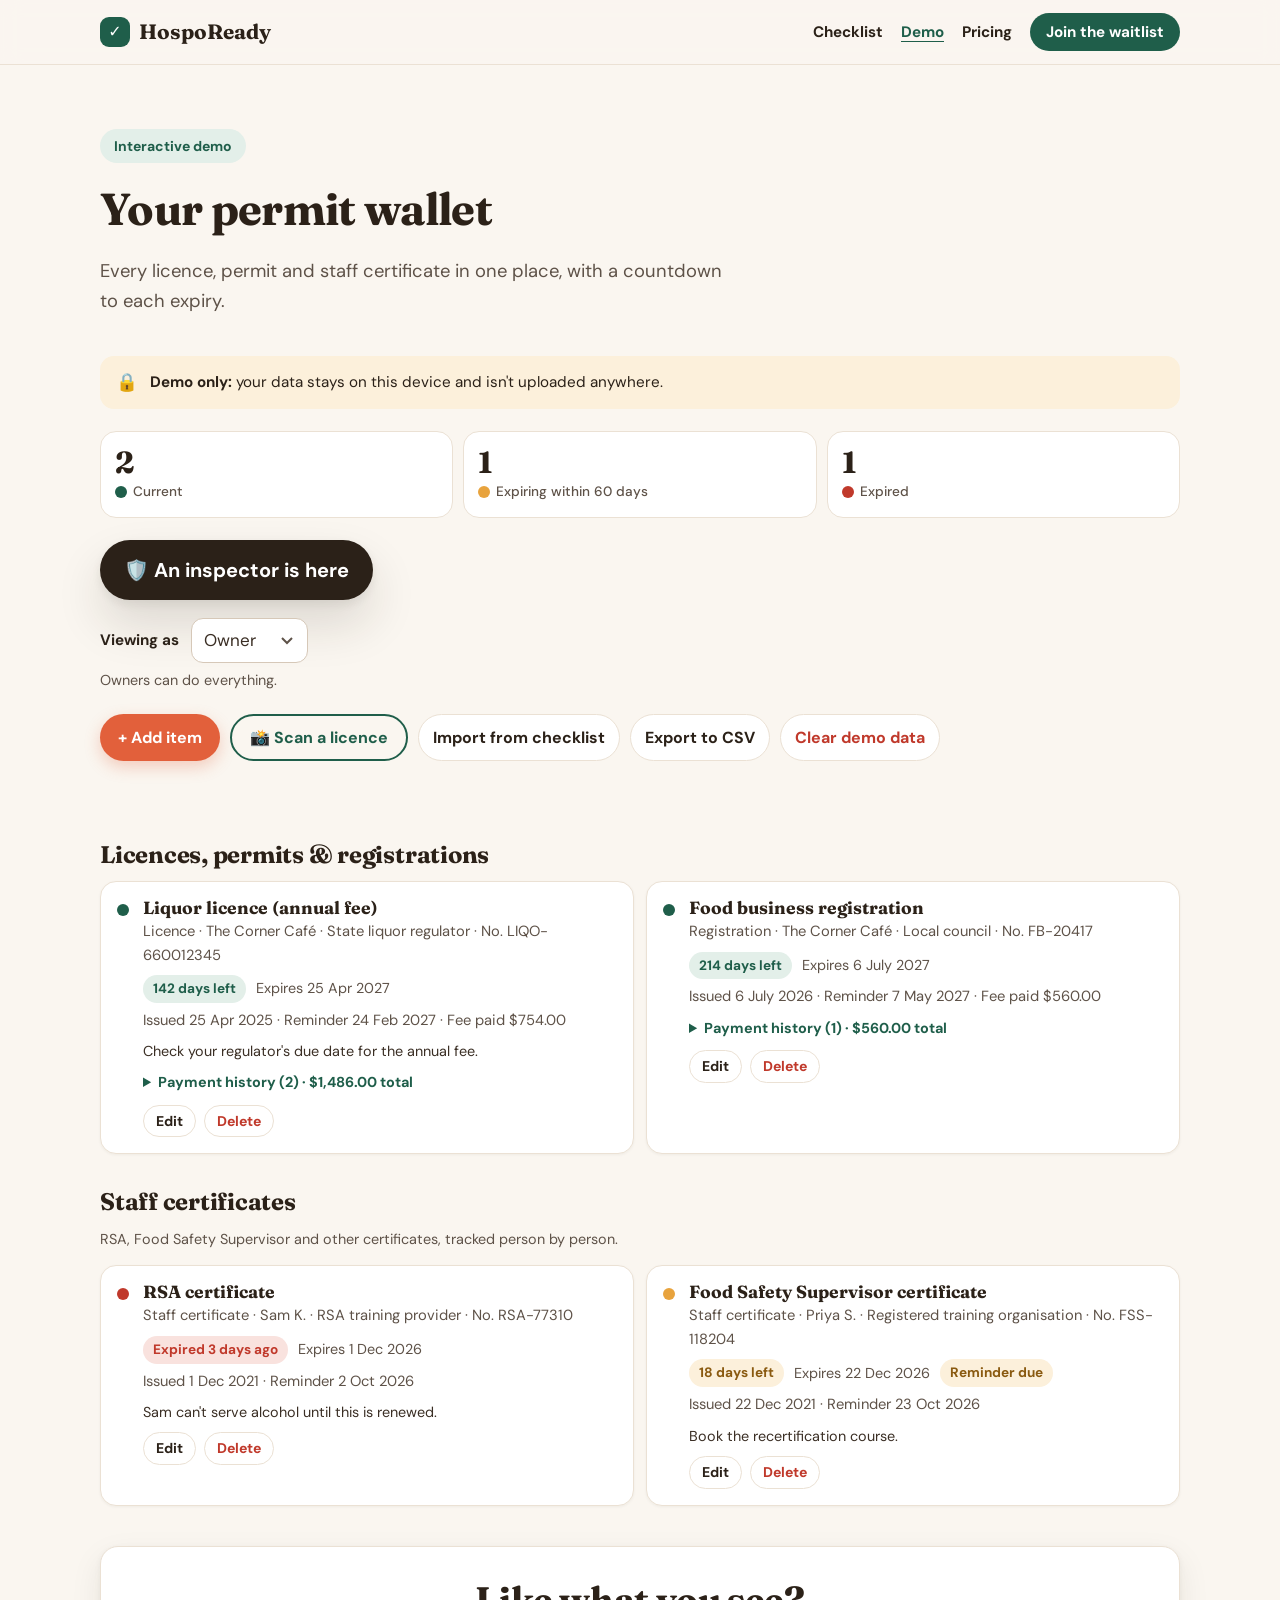
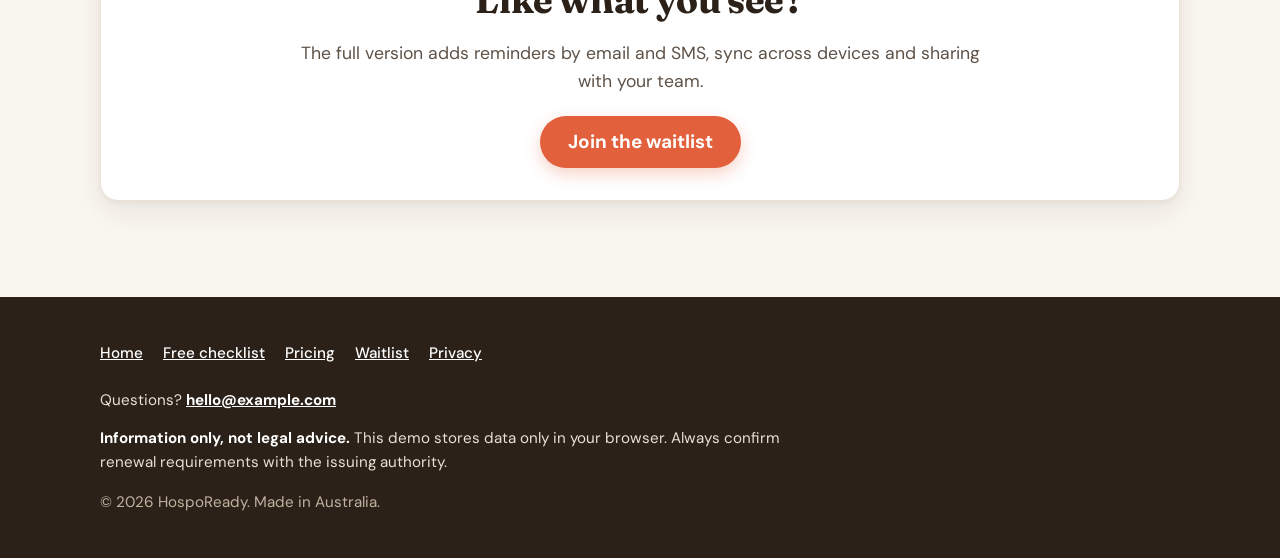
<file: demo/index.html>
<!doctype html>
<html lang="en-AU">
<head>
  <meta charset="utf-8">
  <meta name="viewport" content="width=device-width, initial-scale=1">
  <title>Permit wallet demo – HospoReady</title>
  <meta name="description" content="Try the HospoReady permit wallet: add licences and staff certificates, scan a licence photo, see what's expiring and open inspection mode. Runs in your browser.">
  <meta property="og:type" content="website">
  <meta property="og:site_name" content="HospoReady">
  <meta property="og:title" content="Permit wallet demo – HospoReady">
  <meta property="og:description" content="Try the HospoReady permit wallet: add licences and staff certificates, scan a licence photo, see what's expiring and open inspection mode. Runs in your browser.">
  <meta property="og:url" content="https://tjzmendes10-ai.github.io/hospoready/demo/">
  <meta property="og:image" content="https://tjzmendes10-ai.github.io/hospoready/og-image.png">
  <meta property="og:image:width" content="1200">
  <meta property="og:image:height" content="630">
  <meta property="og:image:alt" content="HospoReady – Never miss a licence renewal again">
  <meta property="og:locale" content="en_AU">
  <meta name="twitter:card" content="summary_large_image">
  <meta name="twitter:title" content="Permit wallet demo – HospoReady">
  <meta name="twitter:description" content="Try the HospoReady permit wallet: add licences and staff certificates, scan a licence photo, see what's expiring and open inspection mode. Runs in your browser.">
  <meta name="twitter:image" content="https://tjzmendes10-ai.github.io/hospoready/og-image.png">
  <link rel="canonical" href="https://tjzmendes10-ai.github.io/hospoready/demo/">
  <link rel="icon" href="data:image/svg+xml,<svg xmlns='http://www.w3.org/2000/svg' viewBox='0 0 100 100'><text y='.9em' font-size='90'>☕</text></svg>">
  <link rel="preconnect" href="https://fonts.googleapis.com">
  <link rel="preconnect" href="https://fonts.gstatic.com" crossorigin>
  <link href="https://fonts.googleapis.com/css2?family=Caveat:wght@600&family=DM+Sans:opsz,wght@9..40,400;9..40,500;9..40,700&family=Fraunces:opsz,wght@9..144,600;9..144,700&display=swap" rel="stylesheet">
  <link rel="stylesheet" href="../assets/css/style.css?v=70af9e78">
  <script>document.documentElement.classList.add("js");</script>
</head>
<body>
  <a class="skip-link" href="#main">Skip to content</a>

  <header class="site-header">
    <div class="container header-inner">
      <a href="../" class="logo"><span class="logo-mark" aria-hidden="true">✓</span> <span class="brand-name">HospoReady</span></a>
      <nav class="site-nav" aria-label="Main">
        <a href="../checklist/">Checklist</a>
        <a href="./" aria-current="page">Demo</a>
        <a href="../#pricing" class="nav-hide-sm">Pricing</a>
        <a href="../#waitlist" class="btn btn-small nav-hide-sm">Join the waitlist</a>
      </nav>
    </div>
  </header>

  <main id="main">
    <section class="page-hero">
      <div class="container">
        <p class="eyebrow">Interactive demo</p>
        <h1>Your permit wallet</h1>
        <p class="lead">Every licence, permit and staff certificate in one place, with a countdown to each expiry.</p>
      </div>
    </section>

    <section class="section" style="padding-top: 16px;">
      <div class="container">
        <div class="notice" role="note">
          <span class="notice-icon" aria-hidden="true">🔒</span>
          <p><strong>Demo only:</strong> your data stays on this device and isn't uploaded anywhere.</p>
        </div>

        <div class="stat-row" aria-label="Summary">
          <div class="stat"><span class="stat-num" id="count-ok">0</span><span class="stat-label"><span class="dot ok" aria-hidden="true"></span>Current</span></div>
          <div class="stat"><span class="stat-num" id="count-warn">0</span><span class="stat-label"><span class="dot warn" aria-hidden="true"></span>Expiring within 60 days</span></div>
          <div class="stat"><span class="stat-num" id="count-alert">0</span><span class="stat-label"><span class="dot alert" aria-hidden="true"></span>Expired</span></div>
        </div>

        <button type="button" class="btn btn-inspector" id="inspect-btn">🛡️ An inspector is here</button>

        <div class="role-bar">
          <label for="role-select">Viewing as</label>
          <select id="role-select">
            <option value="owner">Owner</option>
            <option value="manager">Manager</option>
            <option value="staff">Staff</option>
          </select>
          <p class="fine" id="role-help"></p>
        </div>

        <div class="demo-toolbar">
          <button type="button" class="btn" id="add-btn" data-perm="edit">+ Add item</button>
          <button type="button" class="btn btn-secondary" id="scan-btn" data-perm="edit">📸 Scan a licence</button>
          <button type="button" class="btn btn-plain" id="import-btn" data-perm="edit">Import from checklist</button>
          <button type="button" class="btn btn-plain" id="export-btn" data-perm="export">Export to CSV</button>
          <button type="button" class="btn btn-plain btn-danger" id="clear-btn" data-perm="delete">Clear demo data</button>
        </div>
        <p class="status-msg" id="status-msg" role="status" aria-live="polite"></p>

        <section class="wallet-section" aria-labelledby="licences-title">
          <h2 id="licences-title">Licences, permits &amp; registrations</h2>
          <ul class="wallet-list" id="licence-list"></ul>
        </section>

        <section class="wallet-section" aria-labelledby="staff-title">
          <h2 id="staff-title">Staff certificates</h2>
          <p class="fine" style="margin-bottom: 14px;">RSA, Food Safety Supervisor and other certificates, tracked person by person.</p>
          <ul class="wallet-list" id="staff-list"></ul>
        </section>

        <div class="panel" style="margin-top: 40px; text-align: center;">
          <h2>Like what you see?</h2>
          <p class="section-lead" style="margin: 0 auto 20px;">The full version adds reminders by email and SMS, sync across devices and sharing with your team.</p>
          <a href="../?plan=Pro#waitlist" class="btn">Join the waitlist</a>
        </div>
      </div>
    </section>
  </main>

  <!-- Add / edit dialog -->
  <dialog id="item-dialog" aria-labelledby="item-dialog-title">
    <form method="dialog" class="dialog-inner" id="item-form" novalidate>
      <h2 id="item-dialog-title">Add an item</h2>
      <input type="hidden" id="f-id">
      <div class="field">
        <label for="f-name">Name</label>
        <input id="f-name" type="text" required placeholder="e.g. Liquor licence">
      </div>
      <div class="field-row">
        <div class="field">
          <label for="f-type">Type</label>
          <select id="f-type">
            <option value="licence">Licence</option>
            <option value="permit">Permit</option>
            <option value="registration">Registration</option>
            <option value="insurance">Insurance</option>
            <option value="staff">Staff certificate</option>
            <option value="other">Other</option>
          </select>
        </div>
        <div class="field">
          <label for="f-number">Licence / certificate number</label>
          <input id="f-number" type="text" autocomplete="off">
        </div>
      </div>
      <div class="field-row">
        <div class="field">
          <label for="f-issuer">Issuing authority</label>
          <input id="f-issuer" type="text" placeholder="e.g. Your council">
        </div>
        <div class="field">
          <label for="f-holder">Holder <span class="optional" id="f-holder-hint">(venue or person)</span></label>
          <input id="f-holder" type="text">
        </div>
      </div>
      <div class="field-row">
        <div class="field">
          <label for="f-issued">Issue date</label>
          <input id="f-issued" type="date">
        </div>
        <div class="field">
          <label for="f-expiry">Expiry date <span class="optional">(blank if none)</span></label>
          <input id="f-expiry" type="date">
        </div>
      </div>
      <div class="field-row">
        <div class="field">
          <label for="f-reminder">Renewal reminder</label>
          <input id="f-reminder" type="date" aria-describedby="f-reminder-hint">
          <p class="fine field-hint" id="f-reminder-hint">Defaults to 60 days before expiry.</p>
        </div>
        <div class="field">
          <label for="f-fee">Fee paid ($)</label>
          <input id="f-fee" type="number" min="0" step="0.01" inputmode="decimal">
        </div>
      </div>
      <div class="field">
        <label for="f-notes">Notes</label>
        <textarea id="f-notes" rows="2"></textarea>
      </div>
      <div class="field">
        <label for="f-image">Document image</label>
        <div class="doc-field">
          <img id="f-image-preview" class="doc-thumb" alt="Current document image" hidden>
          <div>
            <input id="f-image" type="file" accept="image/*">
            <button type="button" class="btn btn-plain btn-danger btn-xs" id="f-image-remove" hidden>Remove image</button>
          </div>
        </div>
      </div>
      <fieldset class="payments-field">
        <legend>Payment history</legend>
        <ul class="payments-list" id="f-payments"></ul>
        <div class="payment-add">
          <div>
            <label for="p-date">Date</label>
            <input id="p-date" type="date">
          </div>
          <div>
            <label for="p-amount">Amount ($)</label>
            <input id="p-amount" type="number" min="0" step="0.01" inputmode="decimal">
          </div>
          <button type="button" class="btn btn-plain" id="p-add">Add payment</button>
        </div>
      </fieldset>
      <p class="form-status" id="item-error" role="alert"></p>
      <div class="dialog-actions">
        <button type="button" class="btn btn-plain" id="item-cancel">Cancel</button>
        <button type="submit" class="btn" id="item-save">Save</button>
      </div>
    </form>
  </dialog>

  <!-- Scan dialog -->
  <dialog id="scan-dialog" aria-labelledby="scan-dialog-title">
    <div class="dialog-inner">
      <h2 id="scan-dialog-title">Scan a licence</h2>
      <p>Upload a clear photo or screenshot of a licence or certificate. The text is read on this device, then we suggest the expiry date, number and issuing authority for you to check. Nothing is saved until you confirm.</p>
      <label class="file-drop" for="scan-file">
        <strong>Choose a photo or image</strong><br>
        <span class="fine">JPG, PNG or WebP. Have a PDF? Take a screenshot of the page first.</span><br>
        <input id="scan-file" type="file" accept="image/*">
      </label>
      <img id="scan-preview" class="scan-preview" alt="Preview of the uploaded licence" hidden>
      <div id="scan-progress-wrap" hidden>
        <label for="scan-progress" id="scan-progress-label">Reading text…</label>
        <progress id="scan-progress" class="scan-progress" max="100" value="0"></progress>
      </div>
      <p class="form-status" id="scan-status" role="status" aria-live="polite"></p>
      <div class="suggestions" id="scan-suggestions" hidden>
        <div>
          <h3 id="dates-heading">Expiry date – pick one</h3>
          <div class="chips" id="date-chips" role="group" aria-labelledby="dates-heading"></div>
        </div>
        <div>
          <h3 id="numbers-heading">Possible licence / certificate numbers</h3>
          <div class="chips" id="number-chips" role="group" aria-labelledby="numbers-heading"></div>
        </div>
        <div>
          <h3 id="issuers-heading">Possible issuing authority</h3>
          <div class="chips" id="issuer-chips" role="group" aria-labelledby="issuers-heading"></div>
        </div>
        <details>
          <summary>Show all text we read</summary>
          <p class="ocr-text" id="ocr-text"></p>
        </details>
      </div>
      <div class="dialog-actions">
        <button type="button" class="btn btn-plain" id="scan-cancel">Cancel</button>
        <button type="button" class="btn" id="scan-use" disabled>Review &amp; save</button>
      </div>
    </div>
  </dialog>

  <!-- Inspection mode -->
  <div class="inspect" id="inspect" role="dialog" aria-modal="true" aria-labelledby="inspect-title" hidden>
    <div class="inspect-bar">
      <p class="logo"><span class="logo-mark" aria-hidden="true">✓</span> <span class="brand-name">HospoReady</span></p>
      <button type="button" class="btn btn-plain" id="inspect-close">Close</button>
    </div>
    <div class="inspect-body">
      <h2 id="inspect-title">Current licences &amp; certificates</h2>
      <p class="inspect-meta" id="inspect-meta"></p>
      <ul class="inspect-list" id="inspect-list"></ul>
    </div>
  </div>

  <!-- Document image viewer -->
  <dialog id="image-dialog" class="image-dialog" aria-label="Document image">
    <div class="dialog-inner">
      <img id="image-full" alt="">
      <div class="dialog-actions">
        <button type="button" class="btn btn-plain" id="image-close">Close</button>
      </div>
    </div>
  </dialog>

  <footer class="site-footer">
    <div class="container">
      <nav class="footer-nav" aria-label="Footer">
        <a href="../">Home</a>
        <a href="../checklist/">Free checklist</a>
        <a href="../#pricing">Pricing</a>
        <a href="../#waitlist">Waitlist</a>
        <a href="../privacy/">Privacy</a>
      </nav>
      <p class="footer-contact">Questions? <a data-contact-email>email us</a></p>
      <p class="disclaimer"><strong>Information only, not legal advice.</strong> This demo stores data only in your browser. Always confirm renewal requirements with the issuing authority.</p>
      <p class="copyright">© <span id="year">2026</span> HospoReady. Made in Australia.</p>
    </div>
  </footer>

  <script src="../assets/js/site-config.js?v=527af2df"></script>
  <script src="../assets/js/demo.js?v=d704c3f0"></script>
</body>
</html>
</file>
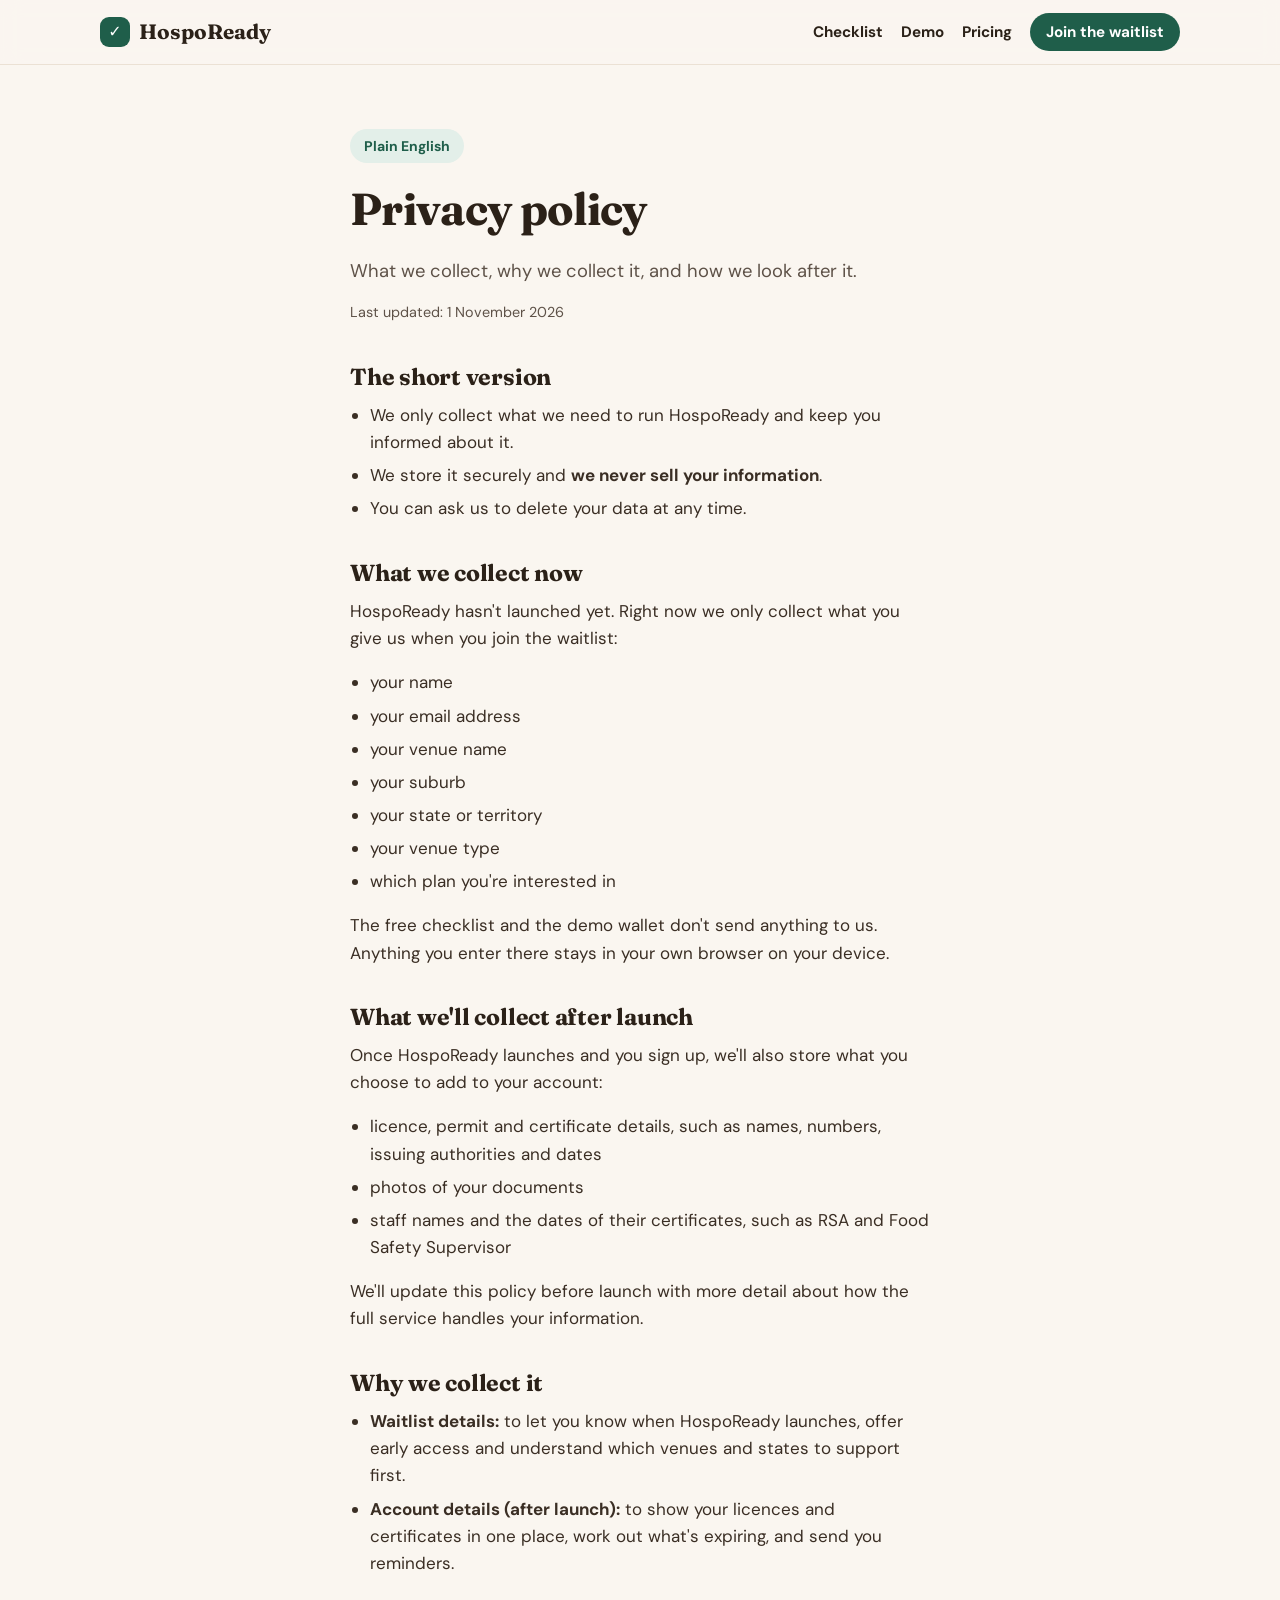
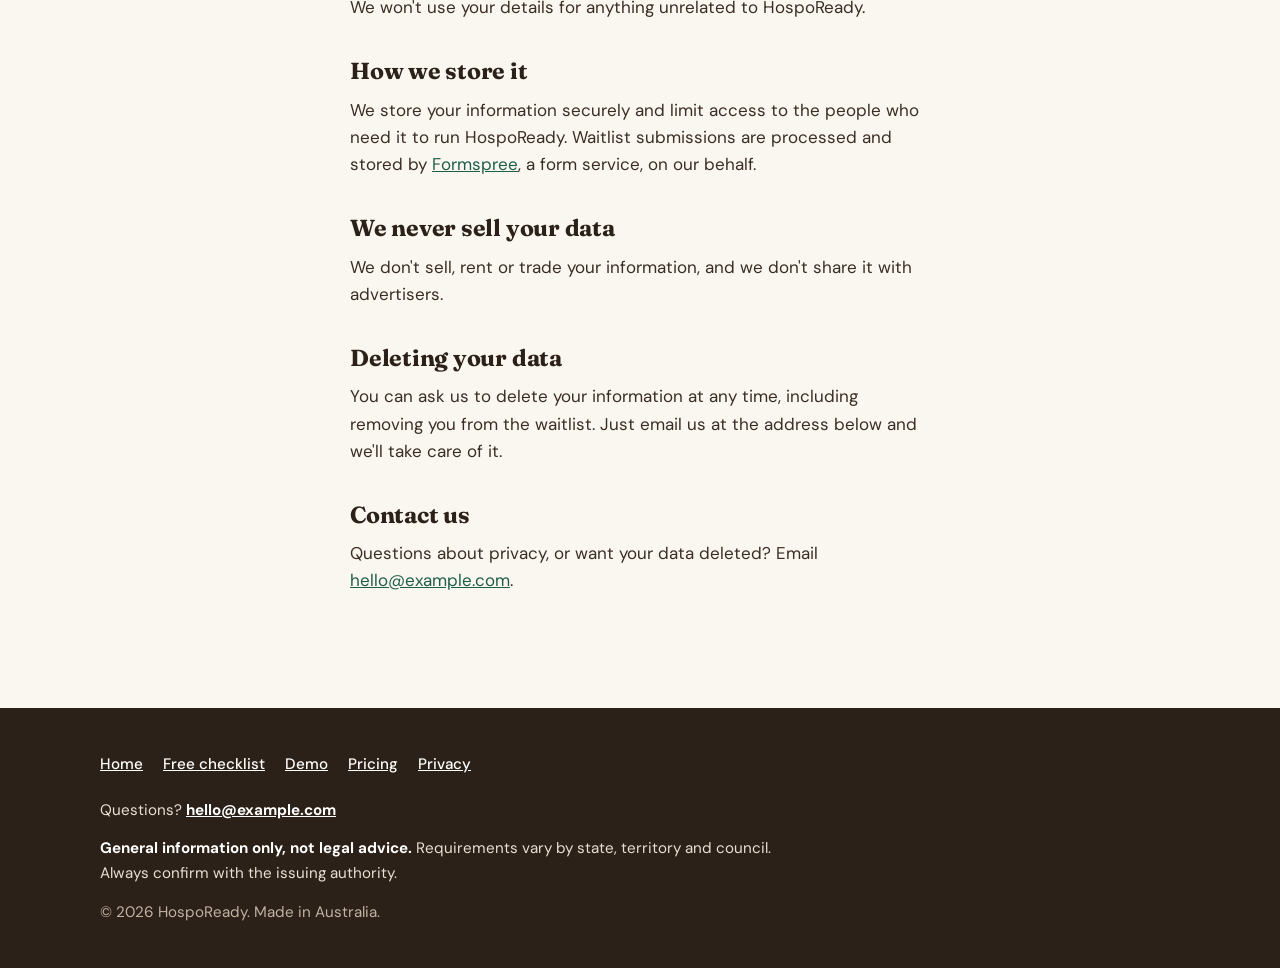
<file: privacy/index.html>
<!doctype html>
<html lang="en-AU">
<head>
  <meta charset="utf-8">
  <meta name="viewport" content="width=device-width, initial-scale=1">
  <title>Privacy policy – HospoReady</title>
  <meta name="description" content="How HospoReady collects, uses and protects your information, in plain English.">
  <meta property="og:type" content="website">
  <meta property="og:site_name" content="HospoReady">
  <meta property="og:title" content="Privacy policy – HospoReady">
  <meta property="og:description" content="How HospoReady collects, uses and protects your information, in plain English.">
  <meta property="og:url" content="https://tjzmendes10-ai.github.io/hospoready/privacy/">
  <meta property="og:image" content="https://tjzmendes10-ai.github.io/hospoready/og-image.png">
  <meta property="og:image:width" content="1200">
  <meta property="og:image:height" content="630">
  <meta property="og:image:alt" content="HospoReady – Never miss a licence renewal again">
  <meta property="og:locale" content="en_AU">
  <meta name="twitter:card" content="summary_large_image">
  <meta name="twitter:title" content="Privacy policy – HospoReady">
  <meta name="twitter:description" content="How HospoReady collects, uses and protects your information, in plain English.">
  <meta name="twitter:image" content="https://tjzmendes10-ai.github.io/hospoready/og-image.png">
  <link rel="canonical" href="https://tjzmendes10-ai.github.io/hospoready/privacy/">
  <link rel="icon" href="data:image/svg+xml,<svg xmlns='http://www.w3.org/2000/svg' viewBox='0 0 100 100'><text y='.9em' font-size='90'>☕</text></svg>">
  <link rel="preconnect" href="https://fonts.googleapis.com">
  <link rel="preconnect" href="https://fonts.gstatic.com" crossorigin>
  <link href="https://fonts.googleapis.com/css2?family=Caveat:wght@600&family=DM+Sans:opsz,wght@9..40,400;9..40,500;9..40,700&family=Fraunces:opsz,wght@9..144,600;9..144,700&display=swap" rel="stylesheet">
  <link rel="stylesheet" href="../assets/css/style.css?v=70af9e78">
</head>
<body>
  <a class="skip-link" href="#main">Skip to content</a>

  <header class="site-header">
    <div class="container header-inner">
      <a href="../" class="logo"><span class="logo-mark" aria-hidden="true">✓</span> <span class="brand-name">HospoReady</span></a>
      <nav class="site-nav" aria-label="Main">
        <a href="../checklist/">Checklist</a>
        <a href="../demo/">Demo</a>
        <a href="../#pricing" class="nav-hide-sm">Pricing</a>
        <a href="../#waitlist" class="btn btn-small nav-hide-sm">Join the waitlist</a>
      </nav>
    </div>
  </header>

  <main id="main">
    <section class="page-hero">
      <div class="container narrow">
        <p class="eyebrow">Plain English</p>
        <h1>Privacy policy</h1>
        <p class="lead">What we collect, why we collect it, and how we look after it.</p>
        <p class="fine" style="margin-top: 14px;">Last updated: <time datetime="2026-11-01">1 November 2026</time></p>
      </div>
    </section>

    <section class="section" style="padding-top: 16px;">
      <div class="container narrow prose">
        <h2>The short version</h2>
        <ul>
          <li>We only collect what we need to run HospoReady and keep you informed about it.</li>
          <li>We store it securely and <strong>we never sell your information</strong>.</li>
          <li>You can ask us to delete your data at any time.</li>
        </ul>

        <h2>What we collect now</h2>
        <p>HospoReady hasn't launched yet. Right now we only collect what you give us when you join the waitlist:</p>
        <ul>
          <li>your name</li>
          <li>your email address</li>
          <li>your venue name</li>
          <li>your suburb</li>
          <li>your state or territory</li>
          <li>your venue type</li>
          <li>which plan you're interested in</li>
        </ul>
        <p>The free checklist and the demo wallet don't send anything to us. Anything you enter there stays in your own browser on your device.</p>

        <h2>What we'll collect after launch</h2>
        <p>Once HospoReady launches and you sign up, we'll also store what you choose to add to your account:</p>
        <ul>
          <li>licence, permit and certificate details, such as names, numbers, issuing authorities and dates</li>
          <li>photos of your documents</li>
          <li>staff names and the dates of their certificates, such as RSA and Food Safety Supervisor</li>
        </ul>
        <p>We'll update this policy before launch with more detail about how the full service handles your information.</p>

        <h2>Why we collect it</h2>
        <ul>
          <li><strong>Waitlist details:</strong> to let you know when HospoReady launches, offer early access and understand which venues and states to support first.</li>
          <li><strong>Account details (after launch):</strong> to show your licences and certificates in one place, work out what's expiring, and send you reminders.</li>
        </ul>
        <p>We won't use your details for anything unrelated to HospoReady.</p>

        <h2>How we store it</h2>
        <p>We store your information securely and limit access to the people who need it to run HospoReady. Waitlist submissions are processed and stored by <a href="https://formspree.io/legal/privacy-policy" target="_blank" rel="noopener">Formspree</a>, a form service, on our behalf.</p>

        <h2>We never sell your data</h2>
        <p>We don't sell, rent or trade your information, and we don't share it with advertisers.</p>

        <h2>Deleting your data</h2>
        <p>You can ask us to delete your information at any time, including removing you from the waitlist. Just email us at the address below and we'll take care of it.</p>

        <h2>Contact us</h2>
          <p>Questions about privacy, or want your data deleted? Email <a data-contact-email>email us</a>.</p>
      </div>
    </section>
  </main>

  <footer class="site-footer">
    <div class="container">
      <nav class="footer-nav" aria-label="Footer">
        <a href="../">Home</a>
        <a href="../checklist/">Free checklist</a>
        <a href="../demo/">Demo</a>
        <a href="../#pricing">Pricing</a>
        <a href="../privacy/" aria-current="page">Privacy</a>
      </nav>
      <p class="footer-contact">Questions? <a data-contact-email>email us</a></p>
      <p class="disclaimer"><strong>General information only, not legal advice.</strong> Requirements vary by state, territory and council. Always confirm with the issuing authority.</p>
      <p class="copyright">© <span id="year">2026</span> HospoReady. Made in Australia.</p>
    </div>
  </footer>
  <script src="../assets/js/site-config.js?v=527af2df"></script>
</body>
</html>
</file>
<file: assets/css/style.css>
/* HospoReady – shared styles (mobile-first) */

:root {
  --cream: #faf6f0;
  --paper: #ffffff;
  --docket: #fffdf7;
  --espresso: #2b2118;
  --ink: #3a2e24;
  --muted: #5e5248;
  --green: #1f5e4a;
  --green-dark: #164536;
  --green-light: #e3efe9;
  --terracotta: #e2603b;
  --terracotta-dark: #c94f2c;
  --amber: #e8a33d;
  --amber-light: #fcf0db;
  --amber-text: #8a5a10;
  --red: #c0392b;
  --red-light: #f9e2de;
  --line: #ebe1d4;
  --radius: 18px;
  --shadow-soft: 0 2px 6px rgba(43, 33, 24, 0.05), 0 12px 32px rgba(43, 33, 24, 0.08);
  --shadow-lift: 0 4px 10px rgba(43, 33, 24, 0.08), 0 24px 48px rgba(43, 33, 24, 0.14);
  --font-head: "Fraunces", Georgia, serif;
  --font-body: "DM Sans", system-ui, -apple-system, "Segoe UI", sans-serif;
  --font-hand: "Caveat", "Comic Sans MS", cursive;
  --font-mono: ui-monospace, "SF Mono", Menlo, Consolas, "Courier New", monospace;
}

* { box-sizing: border-box; }

html { scroll-behavior: smooth; scroll-padding-top: 80px; }

body {
  margin: 0;
  font-family: var(--font-body);
  font-size: 1.0625rem;
  line-height: 1.6;
  color: var(--ink);
  background: var(--cream);
  -webkit-font-smoothing: antialiased;
}

h1, h2, h3 {
  font-family: var(--font-head);
  color: var(--espresso);
  line-height: 1.15;
  margin: 0 0 0.5em;
}
h1 { font-size: 2.4rem; letter-spacing: -0.015em; }
h2 { font-size: 1.85rem; letter-spacing: -0.01em; }
h3 { font-size: 1.2rem; }
p { margin: 0 0 1em; }

a { color: var(--green); }

.container { width: 100%; max-width: 1120px; margin: 0 auto; padding: 0 20px; }
.container.narrow { max-width: 620px; }

.visually-hidden {
  position: absolute !important;
  width: 1px; height: 1px;
  overflow: hidden;
  clip: rect(0 0 0 0);
  white-space: nowrap;
}

.skip-link {
  position: absolute;
  left: 12px;
  top: -60px;
  z-index: 100;
  background: var(--espresso);
  color: #fff;
  padding: 10px 16px;
  border-radius: 10px;
}
.skip-link:focus { top: 12px; }

:focus-visible {
  outline: 3px solid var(--green);
  outline-offset: 3px;
}

/* Buttons – large bold text keeps white-on-terracotta above WCAG large-text contrast */
.btn {
  display: inline-block;
  background: var(--terracotta);
  color: #fff;
  font-family: inherit;
  font-weight: 700;
  font-size: 1.1875rem;
  line-height: 1.2;
  text-decoration: none;
  text-align: center;
  border: 0;
  border-radius: 999px;
  padding: 15px 28px;
  cursor: pointer;
  box-shadow: 0 6px 16px rgba(226, 96, 59, 0.28);
  transition: background 0.15s ease, transform 0.15s ease, box-shadow 0.15s ease;
}
.btn:hover { background: var(--terracotta-dark); transform: translateY(-1px); }
.btn:active { transform: translateY(1px); }
.btn-small {
  background: var(--green);
  font-size: 0.95rem;
  padding: 10px 16px;
  box-shadow: none;
}
.btn-small:hover { background: var(--green-dark); }
.btn-full { width: 100%; }
.btn[disabled] { opacity: 0.6; cursor: wait; }

/* Handwritten accents */
.scribble {
  font-family: var(--font-hand);
  font-weight: 600;
  font-size: 1.6rem;
  line-height: 1;
  color: var(--green);
  margin: 0;
}

/* Header */
.site-header {
  position: sticky;
  top: 0;
  z-index: 20;
  background: rgba(250, 246, 240, 0.9);
  backdrop-filter: blur(10px);
  -webkit-backdrop-filter: blur(10px);
  border-bottom: 1px solid var(--line);
}
.header-inner { display: flex; align-items: center; justify-content: space-between; height: 64px; }
.logo {
  display: inline-flex;
  align-items: center;
  gap: 9px;
  font-family: var(--font-head);
  font-weight: 700;
  font-size: 1.3rem;
  color: var(--espresso);
  text-decoration: none;
}
.logo-mark {
  display: inline-grid;
  place-items: center;
  width: 30px;
  height: 30px;
  border-radius: 9px;
  background: var(--green);
  color: #fff;
  font-family: var(--font-body);
  font-size: 1rem;
  flex-shrink: 0;
}

/* Hero */
.hero { padding: 44px 0 64px; overflow: hidden; }
.hero-inner { display: grid; gap: 48px; }
.eyebrow {
  display: inline-block;
  font-size: 0.875rem;
  font-weight: 700;
  color: var(--green);
  background: var(--green-light);
  padding: 6px 14px;
  border-radius: 999px;
  margin-bottom: 20px;
}
.lead { font-size: 1.15rem; color: var(--muted); max-width: 34em; }
.hero-actions { display: flex; flex-wrap: wrap; align-items: center; gap: 20px; margin: 28px 0 14px; }
.link-arrow { font-weight: 700; text-decoration: none; }
.link-arrow:hover { text-decoration: underline; }
.fine { font-size: 0.9rem; color: var(--muted); margin: 0; }

.hero-visual { position: relative; display: flex; justify-content: center; padding-bottom: 20px; }

/* Phone mock */
.phone {
  position: relative;
  width: 100%;
  max-width: 300px;
  border-radius: 44px;
  background: var(--espresso);
  padding: 12px;
  box-shadow: var(--shadow-lift);
  transform: rotate(2deg);
}
.phone-notch {
  position: absolute;
  top: 12px;
  left: 50%;
  width: 90px;
  height: 22px;
  margin-left: -45px;
  background: var(--espresso);
  border-radius: 0 0 14px 14px;
  z-index: 2;
}
.phone-screen {
  background: var(--cream);
  border-radius: 33px;
  padding: 42px 16px 20px;
}
.phone-hello { font-family: var(--font-head); font-weight: 700; font-size: 1.1rem; color: var(--espresso); margin: 0 0 2px; }
.phone-summary { font-size: 0.8rem; color: var(--muted); margin: 0 0 14px; }
.phone-summary strong { color: var(--red); }
.licences { list-style: none; margin: 0 0 14px; padding: 0; display: grid; gap: 9px; }
.licence {
  display: grid;
  grid-template-columns: 12px 1fr;
  column-gap: 9px;
  row-gap: 3px;
  align-items: center;
  background: var(--paper);
  border-radius: 14px;
  padding: 11px 12px;
  box-shadow: 0 1px 3px rgba(43, 33, 24, 0.07);
}
.licence-name { font-size: 0.85rem; font-weight: 700; color: var(--espresso); line-height: 1.25; }
.licence-days { grid-column: 2; font-size: 0.78rem; font-weight: 500; }
.licence.ok .licence-days { color: var(--green); }
.licence.warn .licence-days { color: var(--amber-text); }
.licence.alert .licence-days { color: var(--red); }
.countdown { font-variant-numeric: tabular-nums; }
.bar {
  grid-column: 2;
  height: 5px;
  border-radius: 5px;
  background: #f0e8dd;
  overflow: hidden;
}
.bar span {
  display: block;
  height: 100%;
  width: calc(var(--fill) * 100%);
  min-width: 4px;
  border-radius: 5px;
  background: var(--green);
  transform-origin: left;
}
.licence.warn .bar span { background: var(--amber); }
.licence.alert .bar span { background: var(--red); width: 100%; opacity: 0.25; }
.phone-button {
  display: block;
  text-align: center;
  background: var(--green);
  color: #fff;
  font-weight: 700;
  font-size: 0.85rem;
  padding: 11px;
  border-radius: 999px;
}

/* Status dots, shared */
.dot { width: 12px; height: 12px; border-radius: 50%; flex-shrink: 0; background: var(--green); }
.dot.ok, .ok > .dot { background: var(--green); }
.dot.warn, .warn > .dot { background: var(--amber); }
.dot.alert, .alert > .dot { background: var(--red); }

.scribble-hero {
  position: absolute;
  right: 0;
  bottom: -6px;
  transform: rotate(-6deg);
}

/* Hero animations (disabled for reduced motion below) */
.js .licence .bar span { animation: bar-fill 1.4s cubic-bezier(.2,.8,.2,1) 0.4s both; }
.licence.warn > .dot { animation: pulse 2.4s ease-in-out infinite; }
.licence.alert > .dot { animation: pulse-red 2.4s ease-in-out infinite; }
@keyframes bar-fill { from { transform: scaleX(1.6); opacity: 0.4; } to { transform: scaleX(1); opacity: 1; } }
@keyframes pulse {
  0%, 100% { box-shadow: 0 0 0 0 rgba(232, 163, 61, 0.55); }
  50% { box-shadow: 0 0 0 6px rgba(232, 163, 61, 0); }
}
@keyframes pulse-red {
  0%, 100% { box-shadow: 0 0 0 0 rgba(192, 57, 43, 0.45); }
  50% { box-shadow: 0 0 0 6px rgba(192, 57, 43, 0); }
}

/* Sections */
.section { padding: 72px 0; }
.section-lead { font-size: 1.1rem; color: var(--muted); max-width: 40em; margin-bottom: 32px; }

/* Problem: scattered notes */
.problem { background: var(--paper); border-block: 1px solid var(--line); overflow: hidden; }
.problem-inner { display: grid; gap: 40px; }
.pain-points { list-style: none; margin: 0; padding: 0; display: grid; gap: 12px; }
.pain-points li { padding-left: 22px; position: relative; color: var(--muted); }
.pain-points li::before {
  content: "";
  position: absolute;
  left: 0;
  top: 0.6em;
  width: 10px;
  height: 10px;
  border-radius: 50%;
  background: var(--terracotta);
}
.pain-points strong { color: var(--espresso); }

.notes-stage {
  --p: 1;
  --row: 58px;
  --head: 62px;
  position: relative;
  height: calc(var(--head) + 6 * var(--row) + 20px);
}
.notes-card {
  position: absolute;
  top: 0;
  left: 50%;
  width: min(340px, 100%);
  height: 100%;
  display: flex;
  align-items: flex-start;
  gap: 10px;
  padding: 18px 18px 0;
  font-family: var(--font-head);
  font-weight: 700;
  font-size: 1.1rem;
  color: var(--espresso);
  background: var(--cream);
  border: 1px solid var(--line);
  border-radius: var(--radius);
  box-shadow: var(--shadow-soft);
  opacity: var(--p);
  transform: translateX(-50%) scale(calc(0.92 + 0.08 * var(--p)));
}
.notes { list-style: none; margin: 0; padding: 0; }
.note {
  --note-bg: #fff3b8;
  position: absolute;
  top: 0;
  left: 50%;
  width: min(calc(232px + 84px * var(--p)), calc(100% - 24px));
  height: 50px;
  display: flex;
  align-items: center;
  gap: 10px;
  padding: 0 14px;
  background: var(--note-bg);
  border-radius: calc(4px + 8px * var(--p));
  box-shadow: 0 calc(10px - 9px * var(--p)) calc(22px - 18px * var(--p)) rgba(43, 33, 24, calc(0.18 - 0.1 * var(--p)));
  transform:
    translate(
      calc(-50% + var(--sx, 0px) * (1 - var(--p))),
      calc(var(--sy, 0px) * (1 - var(--p)) + (var(--head) + var(--i) * var(--row)) * var(--p))
    )
    rotate(calc(var(--sr, 0deg) * (1 - var(--p))));
  will-change: transform;
}
/* white layer fades in as the notes settle into the tidy card */
.note::before {
  content: "";
  position: absolute;
  inset: 0;
  z-index: -1;
  border-radius: inherit;
  background: var(--paper);
  opacity: var(--p);
}
.note:nth-child(2) { --note-bg: #ffd9c7; }
.note:nth-child(3) { --note-bg: #d9ecdf; }
.note:nth-child(4) { --note-bg: #fde3b0; }
.note:nth-child(5) { --note-bg: #e4ddf4; }
.note:nth-child(6) { --note-bg: #d6e8f2; }
.note-text { display: flex; flex-direction: column; min-width: 0; line-height: 1.2; }
.note-src {
  font-size: 0.68rem;
  font-weight: 700;
  letter-spacing: 0.05em;
  text-transform: uppercase;
  color: var(--muted);
}
.note-what { font-size: 0.9rem; font-weight: 700; color: var(--espresso); }
.note .dot { margin-left: auto; opacity: var(--p); }

/* How it works */
.steps { list-style: none; padding: 0; margin: 32px 0 56px; display: grid; gap: 20px; }
.steps li {
  background: var(--paper);
  border: 1px solid var(--line);
  border-radius: var(--radius);
  box-shadow: var(--shadow-soft);
  padding: 26px 24px;
}
.steps p { color: var(--muted); margin: 0; }
.step-num {
  display: grid;
  place-items: center;
  width: 44px;
  height: 44px;
  border-radius: 50%;
  margin-bottom: 14px;
  font-family: var(--font-head);
  font-weight: 700;
  font-size: 1.2rem;
  background: var(--green-light);
  color: var(--green);
}

/* Teaser */
.teaser {
  display: grid;
  gap: 28px;
  background: var(--green);
  color: #fff;
  border-radius: 24px;
  padding: 28px 22px;
  box-shadow: var(--shadow-lift);
}
.teaser h3 { color: #fff; font-size: 1.35rem; }
.teaser fieldset { border: 0; margin: 0; padding: 0; display: grid; gap: 12px; }
.switch {
  position: relative;
  display: flex;
  align-items: center;
  gap: 14px;
  padding: 12px 14px;
  border-radius: 14px;
  background: rgba(255, 255, 255, 0.08);
  font-weight: 500;
  cursor: pointer;
}
.switch input {
  position: absolute;
  inset: 0;
  width: 100%;
  height: 100%;
  margin: 0;
  opacity: 0;
  cursor: pointer;
}
.switch-track {
  position: relative;
  width: 48px;
  height: 28px;
  flex-shrink: 0;
  border-radius: 999px;
  background: rgba(255, 255, 255, 0.28);
  transition: background 0.2s ease;
}
.switch-track::after {
  content: "";
  position: absolute;
  top: 3px;
  left: 3px;
  width: 22px;
  height: 22px;
  border-radius: 50%;
  background: #fff;
  box-shadow: 0 1px 3px rgba(0, 0, 0, 0.25);
  transition: transform 0.2s ease;
}
.switch input:checked + .switch-track { background: var(--terracotta); }
.switch input:checked + .switch-track::after { transform: translateX(20px); }
.switch input:focus-visible + .switch-track { outline: 3px solid #fff; outline-offset: 3px; }
.switch:hover { background: rgba(255, 255, 255, 0.14); }

.teaser-result {
  background: var(--cream);
  color: var(--ink);
  border-radius: var(--radius);
  padding: 22px;
}
.teaser-count {
  display: flex;
  flex-wrap: wrap;
  align-items: baseline;
  gap: 4px 10px;
  margin: 0 0 14px;
  font-weight: 700;
  color: var(--espresso);
}
.estimate-badge {
  flex-basis: 100%;
  font-size: 0.75rem;
  letter-spacing: 0.08em;
  text-transform: uppercase;
  color: var(--amber-text);
}
.count {
  font-family: var(--font-head);
  font-size: 3.2rem;
  line-height: 1;
  color: var(--green);
  display: inline-block;
}
.count.bump { animation: bump 0.35s ease; }
@keyframes bump { 50% { transform: scale(1.18); } }
.teaser-list { list-style: none; margin: 0 0 14px; padding: 0; display: grid; gap: 6px; font-size: 0.95rem; }
.teaser-list li { display: flex; align-items: center; gap: 8px; }
.teaser-list li[hidden] { display: none; }
.teaser-list li::before {
  content: "✓";
  display: inline-grid;
  place-items: center;
  width: 20px;
  height: 20px;
  border-radius: 6px;
  font-size: 0.7rem;
  background: var(--green-light);
  color: var(--green);
  flex-shrink: 0;
}
.teaser-list li.added { animation: slide-in 0.3s ease backwards; }
.teaser-list li.teaser-empty { color: var(--muted); font-style: italic; }
.teaser-list li.teaser-empty::before { display: none; }
@keyframes slide-in { from { opacity: 0; transform: translateX(-8px); } }
.teaser-note { font-size: 0.85rem; color: var(--muted); margin: 0; }

/* Permits we track: order docket */
.permits { background: var(--paper); border-block: 1px solid var(--line); }
.docket {
  position: relative;
  max-width: 440px;
  margin: 8px auto 0;
  background: var(--docket);
  font-family: var(--font-mono);
  font-size: 0.875rem;
  color: var(--espresso);
  padding: 30px 22px 44px;
  box-shadow: var(--shadow-lift);
  transform: rotate(-1deg);
  border-top: 2px dashed #cdbfae;
}
/* torn zig-zag bottom edge */
.docket::after {
  content: "";
  position: absolute;
  left: 0;
  right: 0;
  bottom: -10px;
  height: 10px;
  background:
    linear-gradient(135deg, var(--docket) 50%, transparent 50%) 0 0 / 14px 10px repeat-x,
    linear-gradient(225deg, var(--docket) 50%, transparent 50%) 0 0 / 14px 10px repeat-x;
}
.docket p { margin: 0; }
.docket-head {
  text-align: center;
  padding-bottom: 16px;
  margin-bottom: 14px;
  border-bottom: 2px dotted #cdbfae;
  font-size: 0.8rem;
  color: var(--muted);
  letter-spacing: 0.04em;
}
.docket-title { font-size: 1.15rem; font-weight: 700; color: var(--espresso); letter-spacing: 0.2em; margin-bottom: 6px !important; }
.docket-items { list-style: none; margin: 0; padding: 0; }
.docket-items li {
  display: grid;
  grid-template-columns: 30px 1fr auto;
  gap: 8px;
  align-items: start;
  padding: 10px 0;
  border-bottom: 1px dashed #e4d9ca;
}
.docket .qty { font-weight: 700; }
.docket .item { font-weight: 700; }
.docket .item small { display: block; font-weight: 400; color: var(--muted); font-size: 0.78rem; margin-top: 2px; }
.docket .status {
  font-size: 0.7rem;
  font-weight: 700;
  letter-spacing: 0.06em;
  color: var(--green);
  border: 1.5px solid var(--green);
  border-radius: 4px;
  padding: 2px 5px;
  transform: rotate(-4deg);
  margin-top: 2px;
}
.docket-total {
  display: flex;
  justify-content: space-between;
  gap: 10px;
  padding-top: 14px;
  margin-top: 6px;
  border-top: 2px solid var(--espresso);
  font-weight: 700;
}
.scribble-docket { text-align: center; margin-top: 22px; transform: rotate(-3deg); }

.js .docket-items li {
  opacity: 0;
  transform: translateY(8px);
  transition: opacity 0.4s ease, transform 0.4s ease;
  transition-delay: calc(var(--i) * 140ms + 150ms);
}
.js .docket.is-visible .docket-items li { opacity: 1; transform: none; }

/* Form */
.form {
  background: var(--paper);
  border: 1px solid var(--line);
  border-radius: var(--radius);
  box-shadow: var(--shadow-soft);
  padding: 24px;
}
.field { margin-bottom: 18px; }
label { display: block; font-weight: 700; font-size: 0.95rem; margin-bottom: 6px; color: var(--espresso); }
.switch { margin: 0; color: #fff; font-size: 1rem; }
input, select {
  width: 100%;
  font: inherit;
  color: var(--ink);
  padding: 13px 14px;
  border: 1.5px solid #d6c8b8;
  border-radius: 12px;
  background: #fff;
  appearance: none;
  -webkit-appearance: none;
}
select {
  background-image: url("data:image/svg+xml,%3Csvg xmlns='http://www.w3.org/2000/svg' width='12' height='8' viewBox='0 0 12 8'%3E%3Cpath d='M1 1l5 5 5-5' stroke='%235e5248' stroke-width='2' fill='none'/%3E%3C/svg%3E");
  background-repeat: no-repeat;
  background-position: right 14px center;
  padding-right: 38px;
}
input:focus, select:focus { border-color: var(--green); }
.field.invalid input, .field.invalid select { border-color: var(--red); background-color: #fffafa; }
.hp { position: absolute; left: -9999px; width: 1px; height: 1px; opacity: 0; }
.form-status { margin: 14px 0 0; font-size: 0.95rem; min-height: 1.4em; }
.form-status.success { color: var(--green); font-weight: 700; }
.form-status.error { color: var(--red); }

/* Sticky mobile CTA */
.sticky-cta {
  position: fixed;
  left: 0;
  right: 0;
  bottom: 0;
  z-index: 30;
  padding: 12px 16px calc(12px + env(safe-area-inset-bottom));
  background: rgba(250, 246, 240, 0.94);
  backdrop-filter: blur(10px);
  -webkit-backdrop-filter: blur(10px);
  border-top: 1px solid var(--line);
  transform: translateY(110%);
  visibility: hidden;
  transition: transform 0.3s ease, visibility 0s linear 0.3s;
}
.sticky-cta.is-shown {
  transform: none;
  visibility: visible;
  transition: transform 0.3s ease, visibility 0s;
}

/* Footer */
.site-footer { background: var(--espresso); color: #eadfd2; padding: 44px 0 120px; font-size: 0.95rem; }
.site-footer .logo { color: #fff; }
.footer-logo { margin-bottom: 14px; }
.disclaimer { max-width: 46em; }
.disclaimer strong { color: #fff; }
.copyright { color: #c2b2a2; margin: 0; }

/* Scroll fade-in */
.js .reveal {
  opacity: 0;
  transform: translateY(18px);
  transition: opacity 0.6s ease, transform 0.6s ease;
}
.js .reveal.is-visible { opacity: 1; transform: none; }
.steps li.reveal:nth-child(2) { transition-delay: 0.1s; }
.steps li.reveal:nth-child(3) { transition-delay: 0.2s; }

/* Tablet and up */
@media (min-width: 720px) {
  h1 { font-size: 3.3rem; }
  h2 { font-size: 2.3rem; }
  .hero { padding: 80px 0 96px; }
  .section { padding: 96px 0; }
  .steps { grid-template-columns: repeat(3, 1fr); }
  .teaser { grid-template-columns: 1fr 1fr; padding: 40px; align-items: start; }
  .form { padding: 34px; }
  .docket { padding: 34px 32px 48px; font-size: 0.95rem; }
  .sticky-cta { display: none; }
  .site-footer { padding-bottom: 44px; }
}

@media (min-width: 960px) {
  .hero-inner { grid-template-columns: 1.1fr 0.9fr; align-items: center; gap: 64px; }
  .problem-inner { grid-template-columns: 1fr 1fr; align-items: center; gap: 64px; }
}

/* Reduced motion: no animations, everything shown in its final state */
@media (prefers-reduced-motion: reduce) {
  html { scroll-behavior: auto; }
  *, *::before, *::after {
    animation: none !important;
    transition: none !important;
  }
  .js .reveal, .js .docket-items li { opacity: 1; transform: none; }
  .notes-stage { --p: 1 !important; }
}

/* ===================== Shared additions ===================== */

/* Header navigation */
.site-nav { display: flex; align-items: center; gap: 18px; }
.site-nav a:not(.btn) {
  color: var(--espresso);
  font-weight: 700;
  font-size: 0.95rem;
  text-decoration: none;
  padding: 6px 0;
}
.site-nav a:not(.btn):hover, .site-nav a[aria-current="page"] { color: var(--green); text-decoration: underline; text-underline-offset: 4px; }
.nav-hide-sm { display: none; }

.btn-secondary {
  background: transparent;
  color: var(--green);
  border: 2px solid var(--green);
  box-shadow: none;
  padding: 13px 26px;
}
.btn-secondary:hover { background: var(--green-light); }
.btn-plain {
  background: var(--paper);
  color: var(--espresso);
  border: 1.5px solid var(--line);
  box-shadow: none;
  font-size: 0.95rem;
  padding: 10px 16px;
}
.btn-plain:hover { background: var(--cream); transform: none; }
.btn-danger { color: var(--red); }

.soon-tag, .early-tag {
  display: inline-block;
  vertical-align: middle;
  font-family: var(--font-body);
  font-size: 0.72rem;
  font-weight: 700;
  letter-spacing: 0.04em;
  text-transform: uppercase;
  padding: 3px 9px;
  border-radius: 999px;
  background: var(--amber-light);
  color: var(--amber-text);
}
.optional { font-weight: 400; color: var(--muted); }
.teaser-link { display: inline-block; margin-top: 14px; }

.footer-nav { display: flex; flex-wrap: wrap; gap: 8px 20px; margin-bottom: 22px; }
.footer-nav a { color: #fff; font-weight: 500; }

/* Features */
.feature-grid { list-style: none; margin: 0; padding: 0; display: grid; gap: 18px; }
.feature {
  background: var(--paper);
  border: 1px solid var(--line);
  border-radius: var(--radius);
  box-shadow: var(--shadow-soft);
  padding: 26px 24px;
}
.feature p { color: var(--muted); margin-bottom: 10px; }
.feature .link-arrow { font-size: 0.95rem; }
.feature-icon {
  display: grid;
  place-items: center;
  width: 48px;
  height: 48px;
  border-radius: 14px;
  background: var(--green-light);
  font-size: 1.4rem;
  margin-bottom: 14px;
}
.feature-soon { background: var(--cream); border-style: dashed; }

/* Pricing */
.pricing { background: var(--cream); }
.price-grid { list-style: none; margin: 0; padding: 0; display: grid; gap: 20px; align-items: stretch; }
.price-card {
  position: relative;
  display: flex;
  flex-direction: column;
  background: var(--paper);
  border: 1px solid var(--line);
  border-radius: 22px;
  box-shadow: var(--shadow-soft);
  padding: 28px 24px;
}
.price-card-featured { border: 2px solid var(--green); box-shadow: var(--shadow-lift); }
.price-badge {
  position: absolute;
  top: -14px;
  left: 24px;
  margin: 0;
  background: var(--green);
  color: #fff;
  font-size: 0.8rem;
  font-weight: 700;
  padding: 4px 12px;
  border-radius: 999px;
}
.price { margin: 0 0 18px; color: var(--muted); }
.price .amount { font-family: var(--font-head); font-size: 2.4rem; font-weight: 700; color: var(--espresso); }
.price .amount-tba { font-size: 1.6rem; }
.price-features { list-style: none; margin: 0 0 24px; padding: 0; display: grid; gap: 8px; flex: 1; }
.price-features li { display: flex; gap: 10px; }
.price-features li::before { content: "✓"; color: var(--green); font-weight: 700; flex-shrink: 0; }
.early-tag { margin-right: 6px; }

/* Inner page hero */
.page-hero { padding: 44px 0 20px; }
.page-hero h1 { font-size: 2.1rem; }
.page-hero .lead { margin-bottom: 0; }

/* Generic panel */
.panel {
  background: var(--paper);
  border: 1px solid var(--line);
  border-radius: var(--radius);
  box-shadow: var(--shadow-soft);
  padding: 24px 20px;
}
.notice {
  display: flex;
  gap: 12px;
  align-items: flex-start;
  background: var(--amber-light);
  color: var(--espresso);
  border-radius: 14px;
  padding: 14px 16px;
  font-size: 0.95rem;
}
.notice p { margin: 0; }
.notice-icon { flex-shrink: 0; font-size: 1.1rem; line-height: 1.4; }

/* Light switches (on cream/white backgrounds) */
.switch-light {
  background: var(--cream);
  border: 1px solid var(--line);
  color: var(--espresso);
}
.switch-light:hover { background: #f4ede3; }
.switch-light .switch-track { background: #d6c8b8; }
.switch-light input:checked + .switch-track { background: var(--green); }
.switch-light input:focus-visible + .switch-track { outline-color: var(--green); }

/* ===================== Checklist page ===================== */
.checklist-form { display: grid; gap: 26px; }
.checklist-form fieldset { border: 0; margin: 0; padding: 0; min-width: 0; }
.checklist-form legend {
  font-family: var(--font-head);
  font-weight: 700;
  font-size: 1.15rem;
  color: var(--espresso);
  margin-bottom: 12px;
  padding: 0;
}
.choice-grid { display: grid; grid-template-columns: repeat(2, 1fr); gap: 10px; }
.choice { position: relative; margin: 0; }
.choice input { position: absolute; opacity: 0; inset: 0; width: 100%; height: 100%; margin: 0; cursor: pointer; }
.choice span {
  display: flex;
  align-items: center;
  justify-content: center;
  gap: 8px;
  min-height: 52px;
  padding: 10px;
  text-align: center;
  border: 1.5px solid #d6c8b8;
  border-radius: 14px;
  background: #fff;
  font-weight: 700;
}
.choice input:checked + span { border-color: var(--green); background: var(--green-light); color: var(--green); }
.choice input:focus-visible + span { outline: 3px solid var(--green); outline-offset: 2px; }
.toggle-grid { display: grid; gap: 10px; }
.toggle-grid .switch { margin: 0; }

.results { margin-top: 40px; }
.results-head { display: flex; flex-wrap: wrap; align-items: baseline; justify-content: space-between; gap: 6px 16px; margin-bottom: 18px; }
.results-head h2 { margin: 0; }
.results-summary { color: var(--muted); margin: 0; }
.permit-group { margin-bottom: 30px; }
.permit-group h3 {
  display: flex;
  align-items: center;
  gap: 10px;
  font-size: 1.25rem;
  padding-bottom: 8px;
  border-bottom: 2px dotted #cdbfae;
  margin-bottom: 14px;
}
.group-count {
  font-family: var(--font-body);
  font-size: 0.8rem;
  font-weight: 700;
  background: var(--green-light);
  color: var(--green);
  border-radius: 999px;
  padding: 2px 9px;
}
.permit-list-items { list-style: none; margin: 0; padding: 0; display: grid; gap: 12px; }
.permit-item {
  background: var(--paper);
  border: 1px solid var(--line);
  border-radius: 16px;
  padding: 18px;
  box-shadow: 0 1px 3px rgba(43, 33, 24, 0.05);
}
.permit-item h4 { font-family: var(--font-head); font-size: 1.1rem; color: var(--espresso); margin: 0 0 6px; }
.permit-item .summary { color: var(--muted); margin-bottom: 12px; }
.permit-meta { display: grid; gap: 6px; margin: 0 0 12px; font-size: 0.93rem; }
.permit-meta div { display: grid; grid-template-columns: 110px 1fr; gap: 8px; }
.permit-meta dt { font-weight: 700; color: var(--espresso); }
.permit-meta dd { margin: 0; }
.permit-links { display: flex; flex-wrap: wrap; gap: 8px 18px; font-size: 0.93rem; font-weight: 700; }
.unverified {
  display: flex;
  gap: 8px;
  margin: 0 0 12px;
  padding: 10px 12px;
  border-radius: 10px;
  background: var(--amber-light);
  color: var(--espresso);
  font-size: 0.88rem;
}
.unverified strong { color: var(--amber-text); }
.last-checked { font-size: 0.8rem; color: var(--muted); margin: 10px 0 0; }
.results-actions { display: flex; flex-wrap: wrap; gap: 12px; margin-top: 10px; }
.disclaimer-box {
  border-left: 4px solid var(--amber);
  background: var(--paper);
  padding: 14px 16px;
  border-radius: 0 12px 12px 0;
  margin: 0 0 26px;
  font-weight: 500;
}

/* ===================== Demo page ===================== */
.demo-toolbar { display: flex; flex-wrap: wrap; gap: 10px; margin: 22px 0; }
.demo-toolbar .btn { font-size: 1rem; padding: 12px 18px; }
.demo-toolbar .btn-plain { padding: 10px 14px; }
.stat-row { display: grid; grid-template-columns: repeat(3, 1fr); gap: 10px; margin-top: 22px; }
.stat {
  background: var(--paper);
  border: 1px solid var(--line);
  border-radius: 16px;
  padding: 14px;
  display: flex;
  flex-direction: column;
  gap: 2px;
}
.stat-num { font-family: var(--font-head); font-size: 1.9rem; font-weight: 700; line-height: 1.1; color: var(--espresso); }
.stat-label { display: flex; align-items: center; gap: 6px; font-size: 0.85rem; color: var(--muted); font-weight: 500; }
.wallet-section { margin-top: 34px; }
.wallet-section h2 { font-size: 1.5rem; }
.wallet-list { list-style: none; margin: 0; padding: 0; display: grid; gap: 12px; }
.wallet-item {
  display: grid;
  grid-template-columns: 14px 1fr;
  gap: 4px 12px;
  background: var(--paper);
  border: 1px solid var(--line);
  border-radius: 16px;
  padding: 16px;
  box-shadow: 0 1px 3px rgba(43, 33, 24, 0.05);
}
.wallet-item > .dot { margin-top: 6px; }
.dot.none { background: #bfb3a6; }
.wallet-item h3 { font-family: var(--font-head); font-size: 1.1rem; margin: 0; }
.wallet-body { min-width: 0; }
.wallet-sub { color: var(--muted); font-size: 0.92rem; margin: 2px 0 8px; overflow-wrap: anywhere; }
.days {
  display: inline-block;
  font-weight: 700;
  font-size: 0.85rem;
  padding: 3px 10px;
  border-radius: 999px;
  margin-bottom: 8px;
}
.days.ok { background: var(--green-light); color: var(--green); }
.days.warn { background: var(--amber-light); color: var(--amber-text); }
.days.alert { background: var(--red-light); color: var(--red); }
.days.none { background: #efe8df; color: var(--muted); }
.wallet-notes { font-size: 0.9rem; color: var(--ink); margin: 0 0 8px; overflow-wrap: anywhere; }
.wallet-actions { display: flex; gap: 8px; }
.wallet-actions button { font-size: 0.88rem; padding: 7px 12px; }
.empty-state { background: var(--paper); border: 1.5px dashed #d6c8b8; border-radius: 16px; padding: 22px; text-align: center; color: var(--muted); }
.empty-state p { margin-bottom: 10px; }
.status-msg { min-height: 1.4em; margin: 10px 0 0; font-weight: 500; color: var(--green); }

/* Dialogs */
dialog {
  width: min(560px, calc(100% - 24px));
  max-height: calc(100% - 24px);
  border: 0;
  border-radius: 20px;
  padding: 0;
  background: var(--cream);
  color: var(--ink);
  box-shadow: var(--shadow-lift);
}
dialog::backdrop { background: rgba(43, 33, 24, 0.45); }
.dialog-inner { padding: 24px 20px; }
.dialog-inner h2 { font-size: 1.5rem; }
.dialog-actions { display: flex; flex-wrap: wrap; gap: 10px; justify-content: flex-end; margin-top: 8px; }
.dialog-actions .btn { font-size: 1rem; padding: 12px 20px; }
textarea {
  width: 100%;
  font: inherit;
  color: var(--ink);
  padding: 12px 14px;
  border: 1.5px solid #d6c8b8;
  border-radius: 12px;
  background: #fff;
  min-height: 80px;
  resize: vertical;
}
textarea:focus { border-color: var(--green); }
.field-row { display: grid; gap: 0 14px; }
.file-drop {
  display: block;
  border: 2px dashed #cdbfae;
  border-radius: 16px;
  background: var(--paper);
  padding: 22px;
  text-align: center;
  cursor: pointer;
}
.file-drop input { margin-top: 10px; }
.scan-progress { width: 100%; height: 10px; accent-color: var(--green); }
.scan-preview { max-width: 100%; max-height: 220px; border-radius: 12px; display: block; margin: 12px auto; }
.suggestions { display: grid; gap: 14px; margin: 16px 0; }
.suggestions h3 { font-size: 1rem; font-family: var(--font-body); margin: 0 0 8px; }
.chips { display: flex; flex-wrap: wrap; gap: 8px; }
.chip {
  font: inherit;
  font-size: 0.9rem;
  font-weight: 700;
  padding: 7px 12px;
  border-radius: 999px;
  border: 1.5px solid #d6c8b8;
  background: #fff;
  color: var(--espresso);
  cursor: pointer;
}
.chip[aria-pressed="true"] { border-color: var(--green); background: var(--green-light); color: var(--green); }
.ocr-text { font-family: var(--font-mono); font-size: 0.8rem; white-space: pre-wrap; max-height: 160px; overflow: auto; background: #fff; border-radius: 10px; padding: 10px; }

@media (min-width: 720px) {
  .nav-hide-sm { display: inline-block; }
  .feature-grid { grid-template-columns: repeat(2, 1fr); }
  .price-grid { grid-template-columns: repeat(3, 1fr); }
  .page-hero { padding: 64px 0 24px; }
  .page-hero h1 { font-size: 2.8rem; }
  .panel { padding: 32px; }
  .choice-grid { grid-template-columns: repeat(5, 1fr); }
  .toggle-grid { grid-template-columns: repeat(2, 1fr); }
  .field-row { grid-template-columns: 1fr 1fr; }
  .dialog-inner { padding: 30px; }
}
@media (min-width: 960px) {
  .feature-grid { grid-template-columns: repeat(3, 1fr); }
  .permit-list-items { grid-template-columns: 1fr 1fr; }
  .wallet-list { grid-template-columns: 1fr 1fr; }
}

/* Print (checklist "save as PDF") */
@media print {
  body { background: #fff; font-size: 11pt; }
  .site-header, .site-footer, .sticky-cta, .skip-link, .no-print, .checklist-form-wrap { display: none !important; }
  .results { margin-top: 0; }
  .permit-item { box-shadow: none; break-inside: avoid; border-color: #ccc; }
  .permit-list-items { grid-template-columns: 1fr !important; }
  a { color: #000; }
  .permit-links a::after { content: " (" attr(href) ")"; font-weight: 400; font-size: 9pt; word-break: break-all; }
}

/* Pricing: founding member offer */
.founding-badge {
  display: inline-block;
  align-self: flex-start;
  margin: 0 0 12px;
  padding: 5px 12px;
  border-radius: 999px;
  background: var(--amber-light);
  color: var(--amber-text);
  font-size: 0.82rem;
  font-weight: 700;
}
.price .was { font-size: 1.25rem; color: var(--muted); margin-right: 6px; text-decoration-thickness: 2px; }
.price .per { font-weight: 500; margin-left: 4px; }
.price-card-featured .price { margin-bottom: 4px; }
.price-alt { color: var(--muted); font-size: 0.95rem; margin: 0 0 18px; }
.price-alt strong { color: var(--espresso); }
.soon-tag-lg { font-size: 0.85rem; padding: 6px 14px; }
.group-pricing { text-align: center; font-weight: 500; margin: 32px 0 6px; }
.group-pricing a { font-weight: 700; }
.price-smallprint { text-align: center; font-size: 0.85rem; color: var(--muted); margin: 0; }

/* ===================== Readiness score, timeline, trust, compare ===================== */

/* Hero promo pill */
.score-promo {
  display: inline-flex;
  align-items: center;
  gap: 10px;
  margin: -6px 0 20px;
  padding: 9px 16px 9px 10px;
  border-radius: 999px;
  background: var(--paper);
  border: 1.5px solid var(--line);
  box-shadow: var(--shadow-soft);
  color: var(--espresso);
  text-decoration: none;
  font-size: 0.95rem;
}
.score-promo:hover { border-color: var(--green); }
.score-promo strong { color: var(--green); }
.score-promo > span:last-child { flex-shrink: 0; }
.score-promo-ring {
  width: 26px;
  height: 26px;
  border-radius: 50%;
  flex-shrink: 0;
  background: conic-gradient(var(--green) 0 72%, var(--line) 72% 100%);
  -webkit-mask: radial-gradient(circle, transparent 7px, #000 8px);
  mask: radial-gradient(circle, transparent 7px, #000 8px);
}

.trial-note {
  margin: -8px 0 18px;
  padding: 8px 12px;
  border-radius: 10px;
  background: var(--green-light);
  color: var(--green);
  font-size: 0.9rem;
  font-weight: 700;
}

/* Comparison table */
.compare { margin-top: 48px; }
.compare-title { text-align: center; font-size: 1.5rem; }
.table-wrap { overflow-x: auto; -webkit-overflow-scrolling: touch; }
.compare-table {
  width: 100%;
  border-collapse: separate;
  border-spacing: 0;
  background: var(--paper);
  border: 1px solid var(--line);
  border-radius: var(--radius);
  box-shadow: var(--shadow-soft);
  font-size: 0.85rem;
}
.compare-table th, .compare-table td { padding: 10px 9px; text-align: left; vertical-align: top; border-bottom: 1px solid var(--line); }
.compare-table tbody tr:last-child th, .compare-table tbody tr:last-child td { border-bottom: 0; }
.compare-table thead th { font-family: var(--font-head); font-size: 1.05rem; color: var(--espresso); }
.compare-table thead th:nth-child(3) { background: var(--green-light); border-radius: 0; }
.compare-table tbody td:nth-child(3) { background: #f3f8f5; }
.compare-table tbody th { font-weight: 700; color: var(--espresso); width: 25%; }
.compare-sub { display: block; font-family: var(--font-body); font-size: 0.85rem; font-weight: 500; color: var(--muted); margin-top: 4px; }
.compare-table .yes { color: var(--green); font-weight: 700; margin-right: 4px; }
.compare-table .no { color: var(--muted); font-weight: 700; margin-right: 4px; }

/* Trust */
.trust { background: var(--paper); border-block: 1px solid var(--line); }
.trust-grid { list-style: none; margin: 0; padding: 0; display: grid; gap: 18px; }
.trust-card { background: var(--cream); border: 1px solid var(--line); border-radius: var(--radius); padding: 24px; }
.trust-card p { color: var(--muted); margin: 0; }
.trust-card .early-tag { margin: 6px 0 0; display: inline-block; }
.testimonials { margin-top: 32px; }

/* Checklist: new-venue toggle */
.switch-feature { border: 1.5px dashed var(--green); background: var(--green-light); }
.switch-feature .fine { color: var(--muted); }

/* Readiness score */
.readiness { margin-bottom: 30px; }
.readiness h2 { font-size: 1.5rem; margin-bottom: 4px; }
.readiness-top { display: flex; flex-wrap: wrap; align-items: center; gap: 18px; margin-bottom: 16px; }
.readiness-top .fine { margin: 0; }
.score-ring { position: relative; width: 120px; height: 120px; flex-shrink: 0; }
.score-ring svg { transform: rotate(-90deg); display: block; }
.ring-bg { fill: none; stroke: #efe6da; stroke-width: 12; }
.ring-fg {
  fill: none;
  stroke: var(--red);
  stroke-width: 12;
  stroke-linecap: round;
  transition: stroke-dashoffset 0.8s cubic-bezier(.2,.8,.2,1), stroke 0.3s ease;
}
.ring-fg.ok { stroke: var(--green); }
.ring-fg.warn { stroke: var(--amber); }
.ring-fg.alert { stroke: var(--red); }
.score-num {
  position: absolute;
  inset: 0;
  display: grid;
  place-items: center;
  font-family: var(--font-head);
  font-weight: 700;
  font-size: 2.2rem;
  color: var(--espresso);
}
.score-text { font-weight: 700; color: var(--espresso); margin-bottom: 4px; }
.gaps h3 { font-size: 1.05rem; font-family: var(--font-body); margin-bottom: 8px; }
.gaps ul { list-style: none; margin: 0 0 16px; padding: 0; display: grid; gap: 6px; }
.gaps li {
  display: flex;
  flex-wrap: wrap;
  justify-content: space-between;
  gap: 4px 12px;
  padding: 9px 12px;
  border-radius: 10px;
  background: var(--red-light);
  font-size: 0.93rem;
}
.gaps li a { font-weight: 700; white-space: nowrap; }
.gap-name { font-weight: 500; color: var(--espresso); }
.have-it {
  display: flex;
  align-items: center;
  gap: 10px;
  margin: 12px 0 0;
  padding: 10px 12px;
  border-radius: 10px;
  background: var(--cream);
  font-weight: 700;
  font-size: 0.93rem;
  cursor: pointer;
}
.have-it input { width: 22px; height: 22px; flex-shrink: 0; accent-color: var(--green); appearance: auto; -webkit-appearance: checkbox; padding: 0; }
.have-it:has(input:checked) { background: var(--green-light); color: var(--green); }

/* New-venue timeline */
.timeline-intro { color: var(--muted); margin-bottom: 20px; }
.timeline { list-style: none; margin: 0; padding: 0; }
.timeline-step { position: relative; padding: 0 0 28px 50px; }
.timeline-step::before {
  content: "";
  position: absolute;
  left: 17px;
  top: 38px;
  bottom: 0;
  border-left: 2px dashed #cdbfae;
}
.timeline-step:last-child::before { display: none; }
.timeline-num {
  position: absolute;
  left: 0;
  top: 0;
  width: 36px;
  height: 36px;
  border-radius: 50%;
  display: grid;
  place-items: center;
  background: var(--green);
  color: #fff;
  font-weight: 700;
}
.timeline-body h3 { font-size: 1.2rem; margin: 5px 0 4px; }
.timeline-hint { color: var(--muted); font-size: 0.95rem; margin-bottom: 12px; }

/* ===================== Demo: records, roles, inspection ===================== */
.btn-inspector {
  display: block;
  width: 100%;
  margin-top: 22px;
  background: var(--espresso);
  font-size: 1.25rem;
  padding: 18px 24px;
  box-shadow: var(--shadow-lift);
}
.btn-inspector:hover { background: #3f3125; }
.btn-xs { font-size: 0.82rem !important; padding: 5px 10px !important; }
.role-bar { display: flex; flex-wrap: wrap; align-items: center; gap: 6px 12px; margin-top: 18px; }
.role-bar label { margin: 0; }
.role-bar select { width: auto; padding: 8px 36px 8px 12px; }
.role-bar .fine { flex-basis: 100%; margin: 0; }

.wallet-head { display: flex; justify-content: space-between; gap: 12px; align-items: flex-start; }
.wallet-dates { display: flex; flex-wrap: wrap; align-items: center; gap: 6px 10px; margin: 0 0 6px; font-size: 0.9rem; color: var(--muted); }
.wallet-dates .days { margin: 0; }
.thumb-btn, .inspect-thumb {
  flex-shrink: 0;
  padding: 0;
  border: 1px solid var(--line);
  border-radius: 10px;
  overflow: hidden;
  background: #fff;
  cursor: zoom-in;
}
.thumb-btn img { display: block; width: 56px; height: 56px; object-fit: cover; }
.payments { font-size: 0.9rem; margin-bottom: 10px; }
.payments summary { cursor: pointer; font-weight: 700; color: var(--green); }
.payments ul { margin: 6px 0 0; padding-left: 18px; }

.field-hint { margin: 4px 0 0; }
.doc-field { display: flex; gap: 12px; align-items: center; }
.doc-field input[type=file] { padding: 8px; }
.doc-thumb { width: 64px; height: 64px; object-fit: cover; border-radius: 10px; border: 1px solid var(--line); }
.payments-field { border: 1px solid var(--line); border-radius: 14px; padding: 12px 14px 14px; margin: 0 0 16px; }
.payments-field legend { font-weight: 700; font-size: 0.95rem; color: var(--espresso); padding: 0 6px; }
.payments-list { list-style: none; margin: 0 0 10px; padding: 0; display: grid; gap: 6px; font-size: 0.92rem; }
.payments-list li { display: flex; justify-content: space-between; align-items: center; gap: 8px; }
.payment-add { display: grid; grid-template-columns: 1fr 1fr; gap: 8px; align-items: end; }
.payment-add label { font-size: 0.85rem; }
.payment-add .btn { grid-column: 1 / -1; }

/* Inspection mode: full screen, large, read-only */
body.inspect-open { overflow: hidden; }
.inspect {
  position: fixed;
  inset: 0;
  z-index: 50;
  background: var(--cream);
  overflow-y: auto;
  -webkit-overflow-scrolling: touch;
}
.inspect[hidden] { display: none; }
.inspect-bar {
  position: sticky;
  top: 0;
  display: flex;
  justify-content: space-between;
  align-items: center;
  padding: 12px 16px;
  background: var(--paper);
  border-bottom: 1px solid var(--line);
}
.inspect-bar .logo { margin: 0; }
.inspect-body { max-width: 760px; margin: 0 auto; padding: 22px 16px 40px; }
.inspect-body h2 { font-size: 1.8rem; margin-bottom: 4px; }
.inspect-meta { color: var(--muted); margin-bottom: 20px; }
.inspect-list { list-style: none; margin: 0; padding: 0; display: grid; gap: 14px; }
.inspect-item {
  display: flex;
  justify-content: space-between;
  gap: 14px;
  background: var(--paper);
  border: 1px solid var(--line);
  border-radius: 18px;
  padding: 18px;
}
.inspect-text { min-width: 0; }
.inspect-item h3 { font-size: 1.35rem; margin: 0 0 4px; }
.inspect-item p { margin: 0 0 4px; font-size: 1.05rem; overflow-wrap: anywhere; }
.inspect-holder { font-weight: 700; color: var(--espresso); }
.inspect-number { font-family: var(--font-mono); font-size: 1.15rem !important; font-weight: 700; color: var(--espresso); }
.inspect-status { display: flex; align-items: center; gap: 8px; font-weight: 700; color: var(--green); margin-top: 8px !important; }
.inspect-thumb { align-self: flex-start; }
.inspect-thumb img { display: block; width: 88px; height: 88px; object-fit: cover; }
.image-dialog { width: min(900px, calc(100% - 16px)); }
.image-dialog img { display: block; max-width: 100%; max-height: 75vh; margin: 0 auto; border-radius: 10px; }

@media (min-width: 720px) {
  .trust-grid { grid-template-columns: repeat(3, 1fr); }
  .compare-table { font-size: 0.95rem; }
  .compare-table th, .compare-table td { padding: 13px 16px; }
  .compare-table thead th { font-size: 1.2rem; }
  .payment-add { grid-template-columns: 1fr 1fr auto; }
  .payment-add .btn { grid-column: auto; }
  .btn-inspector { display: inline-block; width: auto; }
}
@media print {
  .readiness .results-actions, .have-it { display: none !important; }
}

/* Polish: example tag, comparison headers */
.phone-screen { position: relative; padding-top: 50px; }
.example-tag {
  position: absolute;
  top: 12px;
  right: 18px;
  line-height: 1.3;
  font-size: 0.65rem;
  font-weight: 700;
  letter-spacing: 0.08em;
  text-transform: uppercase;
  color: var(--muted);
  background: rgba(255, 255, 255, 0.85);
  border: 1px solid var(--line);
  padding: 2px 7px;
  border-radius: 999px;
}
.compare-table thead th { vertical-align: top; }
.compare-plan { display: block; font-family: var(--font-head); font-weight: 700; line-height: 1.15; }
.compare-table .compare-sub { line-height: 1.3; }
.compare-soon { display: inline-block; margin-top: 6px; white-space: nowrap; font-size: 0.62rem; padding: 2px 7px; }
@media (min-width: 720px) { .compare-soon { font-size: 0.72rem; padding: 3px 9px; } }
.price .was { text-decoration-line: line-through; }

/* Waitlist form: required marks and privacy note */
.req { color: var(--red); font-weight: 700; }
.req-note { font-size: 0.85rem; color: var(--muted); margin: 0 0 14px; }
.form-note { font-size: 0.88rem; color: var(--muted); margin: 10px 0 0; }

/* Footer contact */
.footer-contact { margin-bottom: 14px; }
.footer-contact a { color: #fff; font-weight: 700; }

/* Docket: wider quantity for "per staff member" */
.docket-items li { grid-template-columns: 62px 1fr auto; }
.docket .qty-long { font-size: 0.62rem; line-height: 1.2; letter-spacing: -0.01em; }

/* Long-form text pages (privacy) */
.prose h2 { font-size: 1.45rem; margin-top: 1.6em; }
.prose h2:first-child { margin-top: 0; }
.prose ul { padding-left: 1.2em; margin: 0 0 1em; }
.prose li { margin-bottom: 0.35em; }

/* Features: let the last card fill the row so the grid has no gap */
.feature-soon p { max-width: 36em; }
@media (min-width: 720px) { .feature-grid > .feature-soon { grid-column: 1 / -1; } }
@media (min-width: 960px) { .feature-grid > .feature-soon { grid-column: span 2; } }

/* Comparison table: four columns scroll sideways on small screens, feature names stay in view */
.compare-hint { text-align: center; font-size: 0.82rem; color: var(--muted); margin: -4px 0 8px; }
.table-wrap:focus-visible { outline: 3px solid var(--green); outline-offset: 3px; border-radius: var(--radius); }
@media (max-width: 719px) {
  .compare-table { min-width: 600px; }
  .compare-table tbody th, .compare-table thead th:first-child {
    position: sticky;
    left: 0;
    z-index: 1;
    background: var(--paper);
    width: 110px;
    box-shadow: 1px 0 0 var(--line);
  }
}
@media (min-width: 720px) { .compare-hint { display: none; } }
</file>
